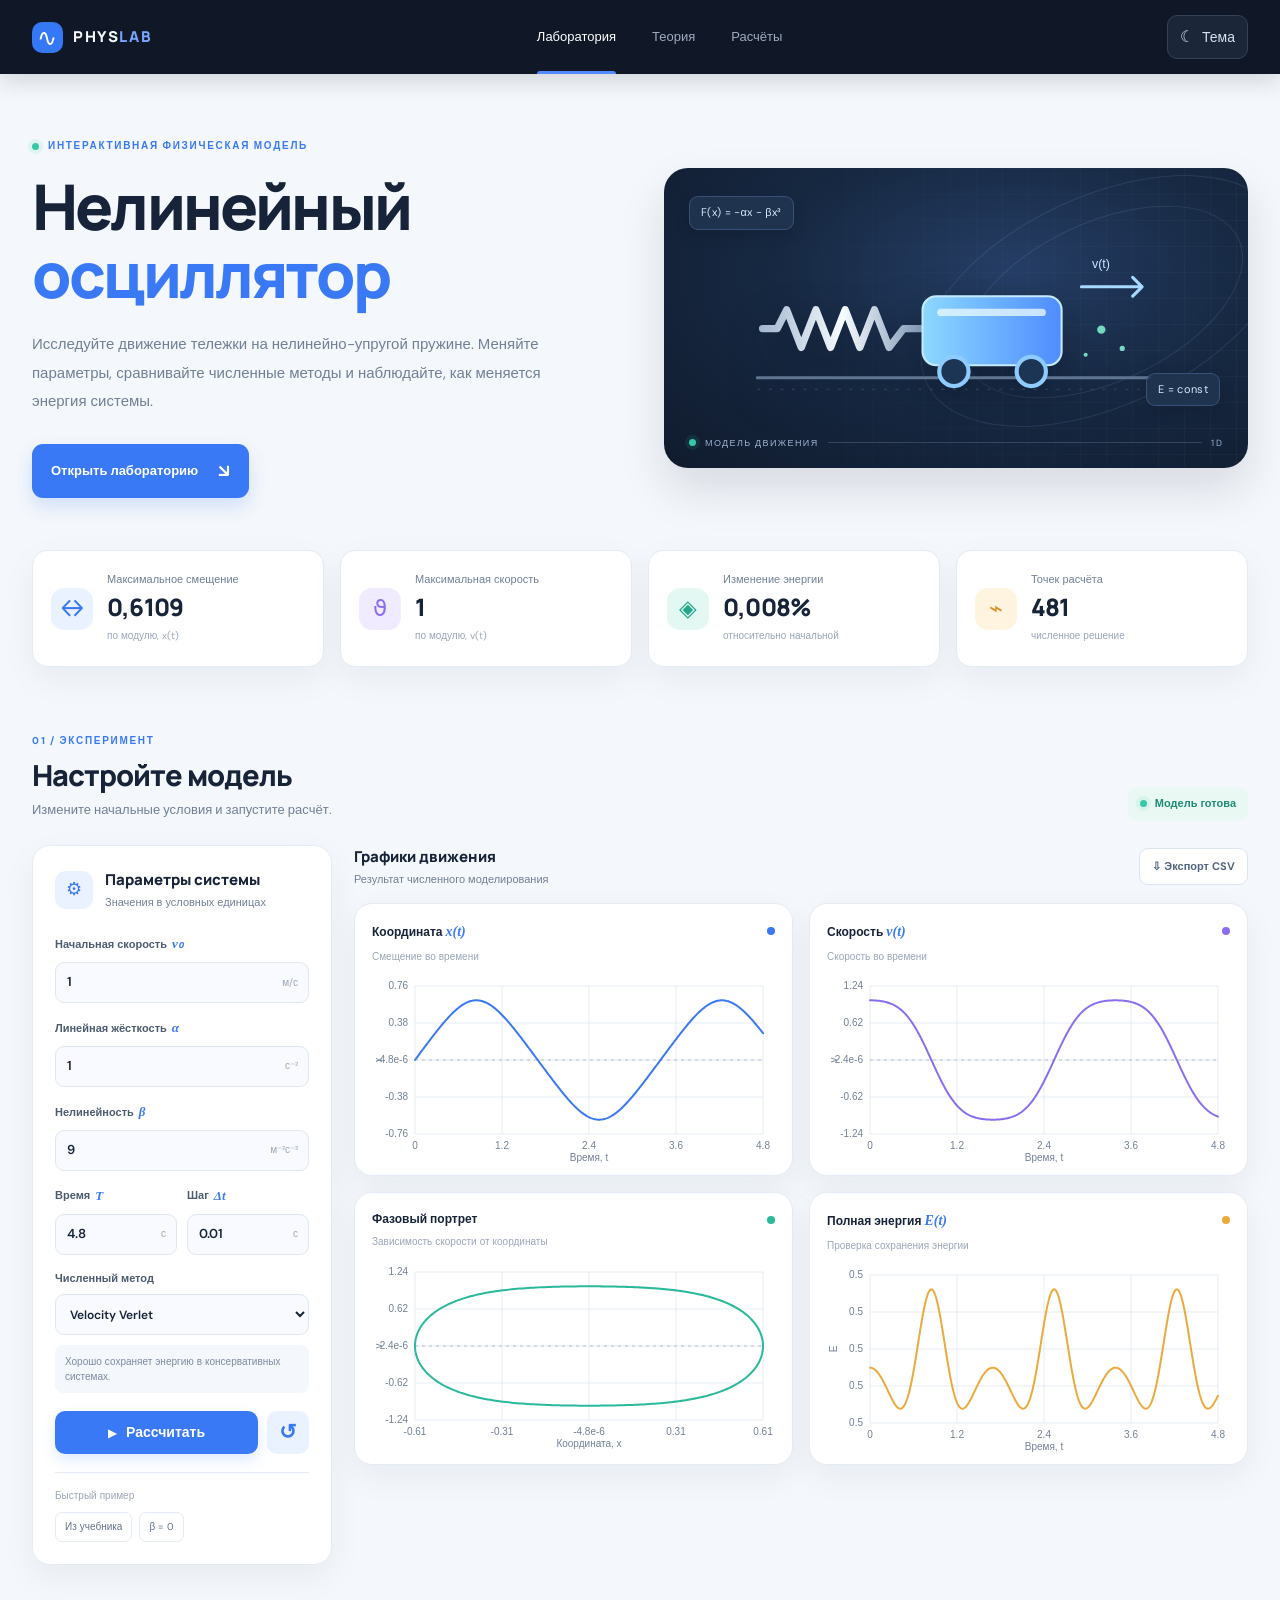
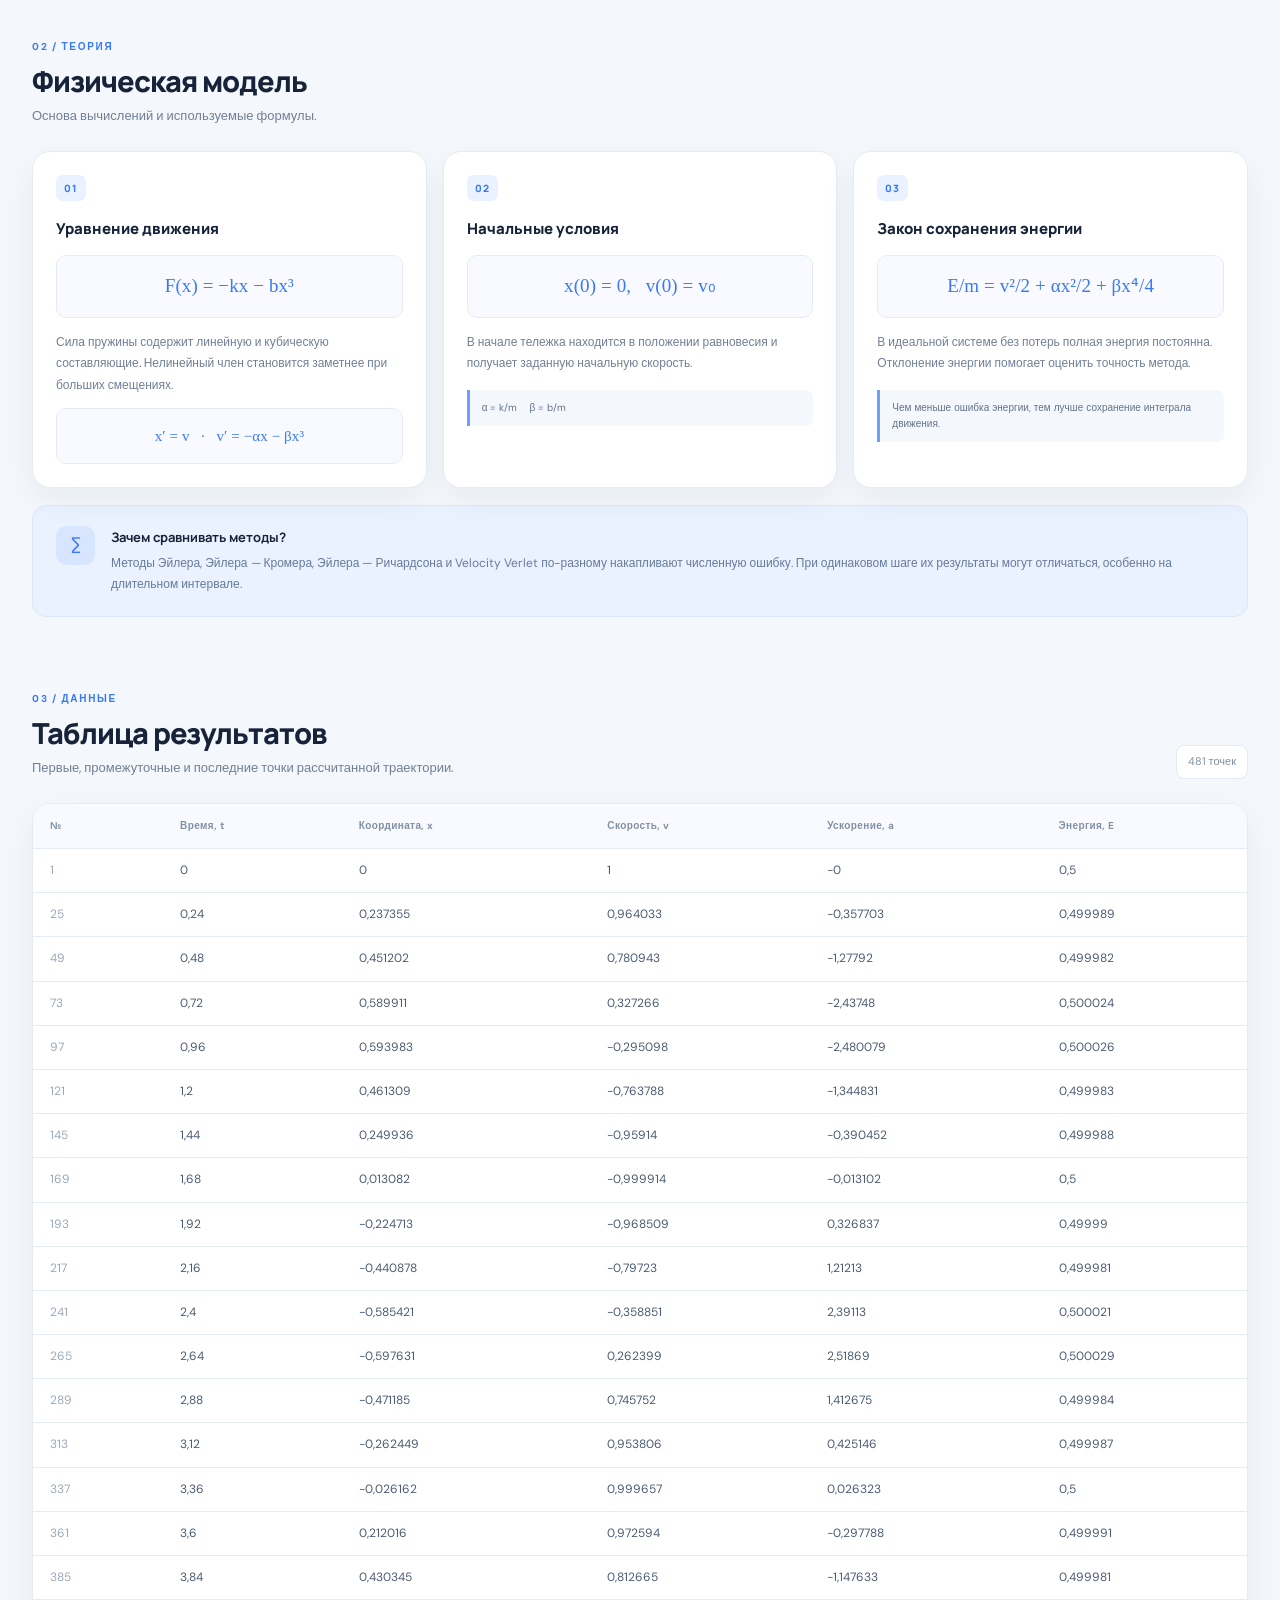
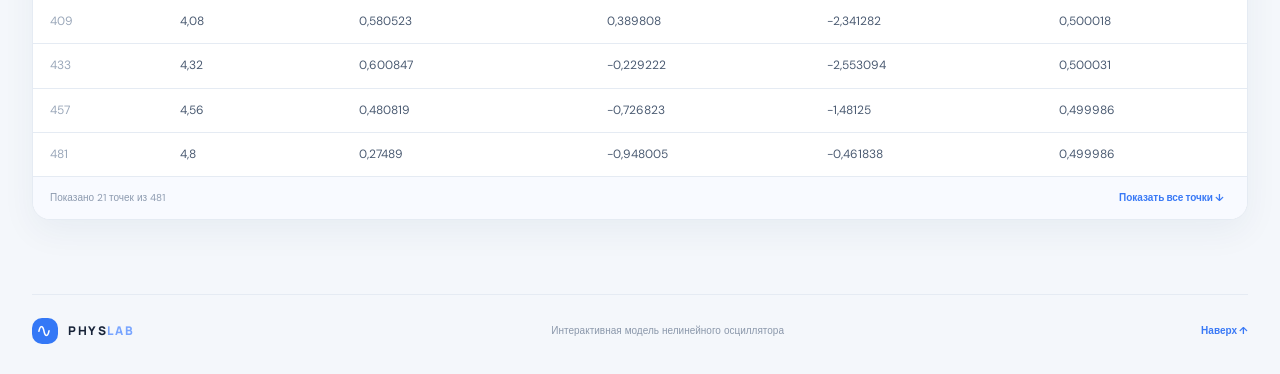
<file: index.html>
<!doctype html>
<html lang="ru">
<head>
  <meta charset="utf-8">
  <meta name="viewport" content="width=device-width, initial-scale=1">
  <meta name="theme-color" content="#101828">
  <title>Нелинейный осциллятор — лаборатория</title>
  <link rel="stylesheet" href="css/style.css">
</head>
<body>
  <header class="topbar">
    <a class="brand" href="#top" aria-label="На главную"><span class="brand-mark">∿</span><span>PHYS<span class="brand-light">LAB</span></span></a>
    <nav class="main-nav" aria-label="Главная навигация"><a class="active" href="index.html">Лаборатория</a><a href="theory.html">Теория</a><a href="calculations.html">Расчёты</a></nav>
    <button id="themeToggle" class="theme-toggle" type="button" aria-label="Переключить тему"><span id="themeIcon">☾</span><span class="theme-label">Тема</span></button>
  </header>

  <main id="top">
    <section class="hero">
      <div class="hero-copy">
        <div class="eyebrow"><span class="eyebrow-dot"></span> ИНТЕРАКТИВНАЯ ФИЗИЧЕСКАЯ МОДЕЛЬ</div>
        <h1>Нелинейный<br><span>осциллятор</span></h1>
        <p class="hero-description">Исследуйте движение тележки на нелинейно-упругой пружине. Меняйте параметры, сравнивайте численные методы и наблюдайте, как меняется энергия системы.</p>
        <a class="primary-link" href="#lab">Открыть лабораторию <span>↘</span></a>
      </div>
      <div class="hero-visual" aria-hidden="true">
        <div class="visual-orbit orbit-one"></div><div class="visual-orbit orbit-two"></div>
        <div class="formula-chip chip-a">F(x) = −αx − βx³</div>
        <div class="formula-chip chip-b">E = const</div>
        <svg class="spring-art" viewBox="0 0 440 220" role="img" aria-label="Схематичное изображение тележки на пружине">
          <defs><linearGradient id="cartGrad" x1="0" x2="1"><stop stop-color="#8dd8ff"/><stop offset="1" stop-color="#4e8cff"/></linearGradient><linearGradient id="springGrad" x1="0" x2="1"><stop stop-color="#a4b8d0"/><stop offset=".5" stop-color="#f6fbff"/><stop offset="1" stop-color="#7d95b2"/></linearGradient></defs>
          <path d="M30 170 H405" stroke="#5f7591" stroke-width="3" stroke-linecap="round"/><path d="M30 181 H405" stroke="#34465f" stroke-width="1" stroke-dasharray="3 8"/>
          <path d="M35 123 L49 123 L58 105 L72 141 L86 105 L100 141 L114 105 L128 141 L142 105 L156 141 L170 123 L188 123" fill="none" stroke="url(#springGrad)" stroke-width="7" stroke-linejoin="round" stroke-linecap="round"/>
          <rect x="188" y="92" width="133" height="66" rx="13" fill="url(#cartGrad)" stroke="#c3eaff" stroke-width="2"/><rect x="202" y="104" width="104" height="7" rx="3.5" fill="#e8f7ff" opacity=".8"/><circle cx="218" cy="164" r="14" fill="#1d3554" stroke="#8ecbff" stroke-width="4"/><circle cx="292" cy="164" r="14" fill="#1d3554" stroke="#8ecbff" stroke-width="4"/>
          <path d="M340 83 H398 M389 74 L398 83 L389 92" fill="none" stroke="#a8d9ff" stroke-width="3" stroke-linecap="round" stroke-linejoin="round"/><text x="350" y="65" fill="#c7e7ff" font-size="12" font-family="Arial">v(t)</text>
          <circle cx="359" cy="124" r="4" fill="#73d9c0"/><circle cx="379" cy="142" r="2.5" fill="#73d9c0"/><circle cx="344" cy="148" r="2" fill="#73d9c0"/>
        </svg>
        <div class="visual-caption"><span class="pulse-dot"></span> МОДЕЛЬ ДВИЖЕНИЯ <span class="caption-line"></span> 1D</div>
      </div>
    </section>

    <section class="metrics" aria-label="Ключевые показатели">
      <article class="metric-card"><div class="metric-icon blue">↔</div><div><span class="metric-label">Максимальное смещение</span><strong id="metricX">—</strong><small>по модулю, x(t)</small></div></article>
      <article class="metric-card"><div class="metric-icon violet">ϑ</div><div><span class="metric-label">Максимальная скорость</span><strong id="metricV">—</strong><small>по модулю, v(t)</small></div></article>
      <article class="metric-card"><div class="metric-icon mint">◈</div><div><span class="metric-label">Изменение энергии</span><strong id="metricE">—</strong><small>относительно начальной</small></div></article>
      <article class="metric-card"><div class="metric-icon amber">⌁</div><div><span class="metric-label">Точек расчёта</span><strong id="metricN">—</strong><small>численное решение</small></div></article>
    </section>

    <section id="lab" class="workspace section-block">
      <div class="section-heading"><div><div class="section-kicker">01 / ЭКСПЕРИМЕНТ</div><h2>Настройте модель</h2><p>Измените начальные условия и запустите расчёт.</p></div><div class="status-pill"><span class="pulse-dot"></span> Модель готова</div></div>
      <div class="lab-grid">
        <aside class="control-panel panel">
          <div class="panel-heading"><div class="panel-icon">⚙</div><div><h3>Параметры системы</h3><p>Значения в условных единицах</p></div></div>
          <form id="paramsForm">
            <label class="field"><span>Начальная скорость <i>v₀</i></span><div class="input-wrap"><input id="v0" type="number" value="1" min="-100" max="100" step="0.1" required><span class="unit">м/с</span></div></label>
            <label class="field"><span>Линейная жёсткость <i>α</i></span><div class="input-wrap"><input id="alpha" type="number" value="1" min="0.0001" max="1000" step="0.1" required><span class="unit">с⁻²</span></div></label>
            <label class="field"><span>Нелинейность <i>β</i></span><div class="input-wrap"><input id="beta" type="number" value="9" min="0" max="10000" step="0.1" required><span class="unit">м⁻²с⁻²</span></div></label>
            <div class="field-row"><label class="field"><span>Время <i>T</i></span><div class="input-wrap"><input id="duration" type="number" value="4.8" min="0.1" max="100" step="0.1" required><span class="unit">с</span></div></label><label class="field"><span>Шаг <i>Δt</i></span><div class="input-wrap"><input id="dt" type="number" value="0.01" min="0.0001" max="0.2" step="0.001" required><span class="unit">с</span></div></label></div>
            <label class="field"><span>Численный метод</span><select id="method"><option value="verlet" selected>Velocity Verlet</option><option value="eulerCromer">Эйлер — Кромер</option><option value="richardson">Эйлер — Ричардсон</option><option value="euler">Эйлер</option></select></label>
            <div class="method-note" id="methodNote">Хорошо сохраняет энергию в консервативных системах.</div>
            <div id="formError" class="form-error" role="alert" hidden></div>
            <div class="button-row"><button class="run-button" type="submit"><span>▶</span> Рассчитать</button><button class="reset-button" id="resetButton" type="button" title="Вернуть параметры по умолчанию">↺</button></div>
          </form>
          <div class="preset-row"><span>Быстрый пример</span><button type="button" class="preset" data-preset="book">Из учебника</button><button type="button" class="preset" data-preset="linear">β = 0</button></div>
        </aside>

        <div class="charts-area">
          <div class="chart-toolbar"><div><h3>Графики движения</h3><p>Результат численного моделирования</p></div><button class="export-button" id="exportButton" type="button">⇩ <span>Экспорт CSV</span></button></div>
          <div class="chart-grid">
            <article class="chart-card"><div class="chart-title"><div><h4>Координата <i>x(t)</i></h4><span>Смещение во времени</span></div><span class="chart-dot blue-dot"></span></div><canvas id="positionChart" aria-label="График координаты от времени"></canvas></article>
            <article class="chart-card"><div class="chart-title"><div><h4>Скорость <i>v(t)</i></h4><span>Скорость во времени</span></div><span class="chart-dot violet-dot"></span></div><canvas id="velocityChart" aria-label="График скорости от времени"></canvas></article>
            <article class="chart-card"><div class="chart-title"><div><h4>Фазовый портрет</h4><span>Зависимость скорости от координаты</span></div><span class="chart-dot mint-dot"></span></div><canvas id="phaseChart" aria-label="Фазовый портрет"></canvas></article>
            <article class="chart-card"><div class="chart-title"><div><h4>Полная энергия <i>E(t)</i></h4><span>Проверка сохранения энергии</span></div><span class="chart-dot amber-dot"></span></div><canvas id="energyChart" aria-label="График энергии от времени"></canvas></article>
          </div>
        </div>
      </div>
    </section>

    <section id="theory" class="section-block theory-section">
      <div class="section-heading"><div><div class="section-kicker">02 / ТЕОРИЯ</div><h2>Физическая модель</h2><p>Основа вычислений и используемые формулы.</p></div></div>
      <div class="theory-grid">
        <article class="theory-card equation-card"><span class="theory-number">01</span><h3>Уравнение движения</h3><div class="equation">F(x) = −kx − bx³</div><p>Сила пружины содержит линейную и кубическую составляющие. Нелинейный член становится заметнее при больших смещениях.</p><div class="equation secondary">x′ = v &nbsp; · &nbsp; v′ = −αx − βx³</div></article>
        <article class="theory-card"><span class="theory-number">02</span><h3>Начальные условия</h3><div class="equation">x(0) = 0, &nbsp; v(0) = v₀</div><p>В начале тележка находится в положении равновесия и получает заданную начальную скорость.</p><div class="small-callout">α = k/m &nbsp;&nbsp; β = b/m</div></article>
        <article class="theory-card"><span class="theory-number">03</span><h3>Закон сохранения энергии</h3><div class="equation">E/m = v²/2 + αx²/2 + βx⁴/4</div><p>В идеальной системе без потерь полная энергия постоянна. Отклонение энергии помогает оценить точность метода.</p><div class="small-callout">Чем меньше ошибка энергии, тем лучше сохранение интеграла движения.</div></article>
      </div>
      <div class="methods-strip"><div class="methods-strip-icon">∑</div><div><strong>Зачем сравнивать методы?</strong><p>Методы Эйлера, Эйлера — Кромера, Эйлера — Ричардсона и Velocity Verlet по-разному накапливают численную ошибку. При одинаковом шаге их результаты могут отличаться, особенно на длительном интервале.</p></div></div>
    </section>

    <section id="results" class="section-block results-section">
      <div class="section-heading"><div><div class="section-kicker">03 / ДАННЫЕ</div><h2>Таблица результатов</h2><p>Первые, промежуточные и последние точки рассчитанной траектории.</p></div><div class="table-meta" id="tableMeta">— записей</div></div>
      <div class="table-panel"><div class="table-scroll"><table><thead><tr><th>№</th><th>Время, t</th><th>Координата, x</th><th>Скорость, v</th><th>Ускорение, a</th><th>Энергия, E</th></tr></thead><tbody id="resultsBody"><tr><td colspan="6" class="empty-state">Запустите расчёт, чтобы увидеть данные.</td></tr></tbody></table></div><div class="table-footer"><span id="tableRange">Ожидание расчёта</span><button class="text-button" id="showAllButton" type="button">Показать все точки ↓</button></div></div>
    </section>
    <footer class="footer"><a class="brand footer-brand" href="#top"><span class="brand-mark">∿</span><span>PHYS<span class="brand-light">LAB</span></span></a><span>Интерактивная модель нелинейного осциллятора</span><a href="#top">Наверх ↑</a></footer>
  </main>
  <script type="module" src="js/app.js"></script>
</body>
</html>
</file>
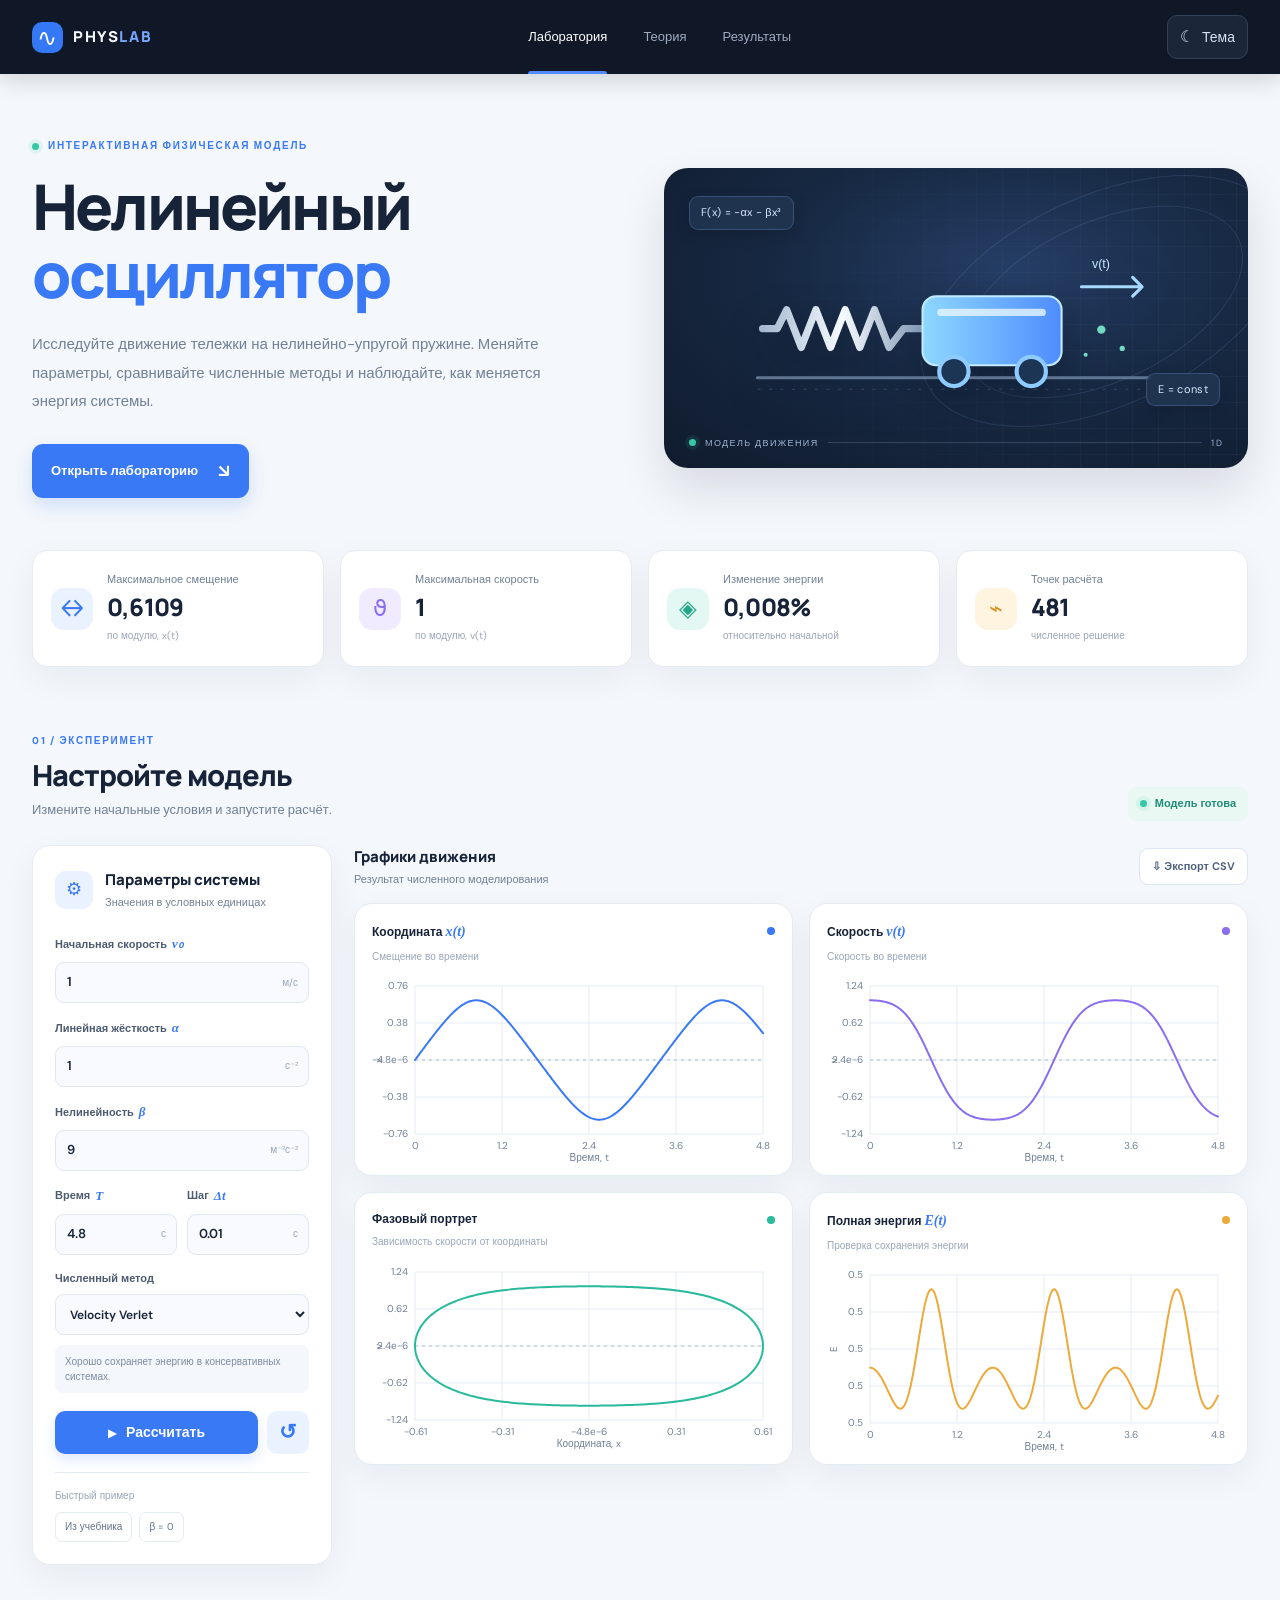
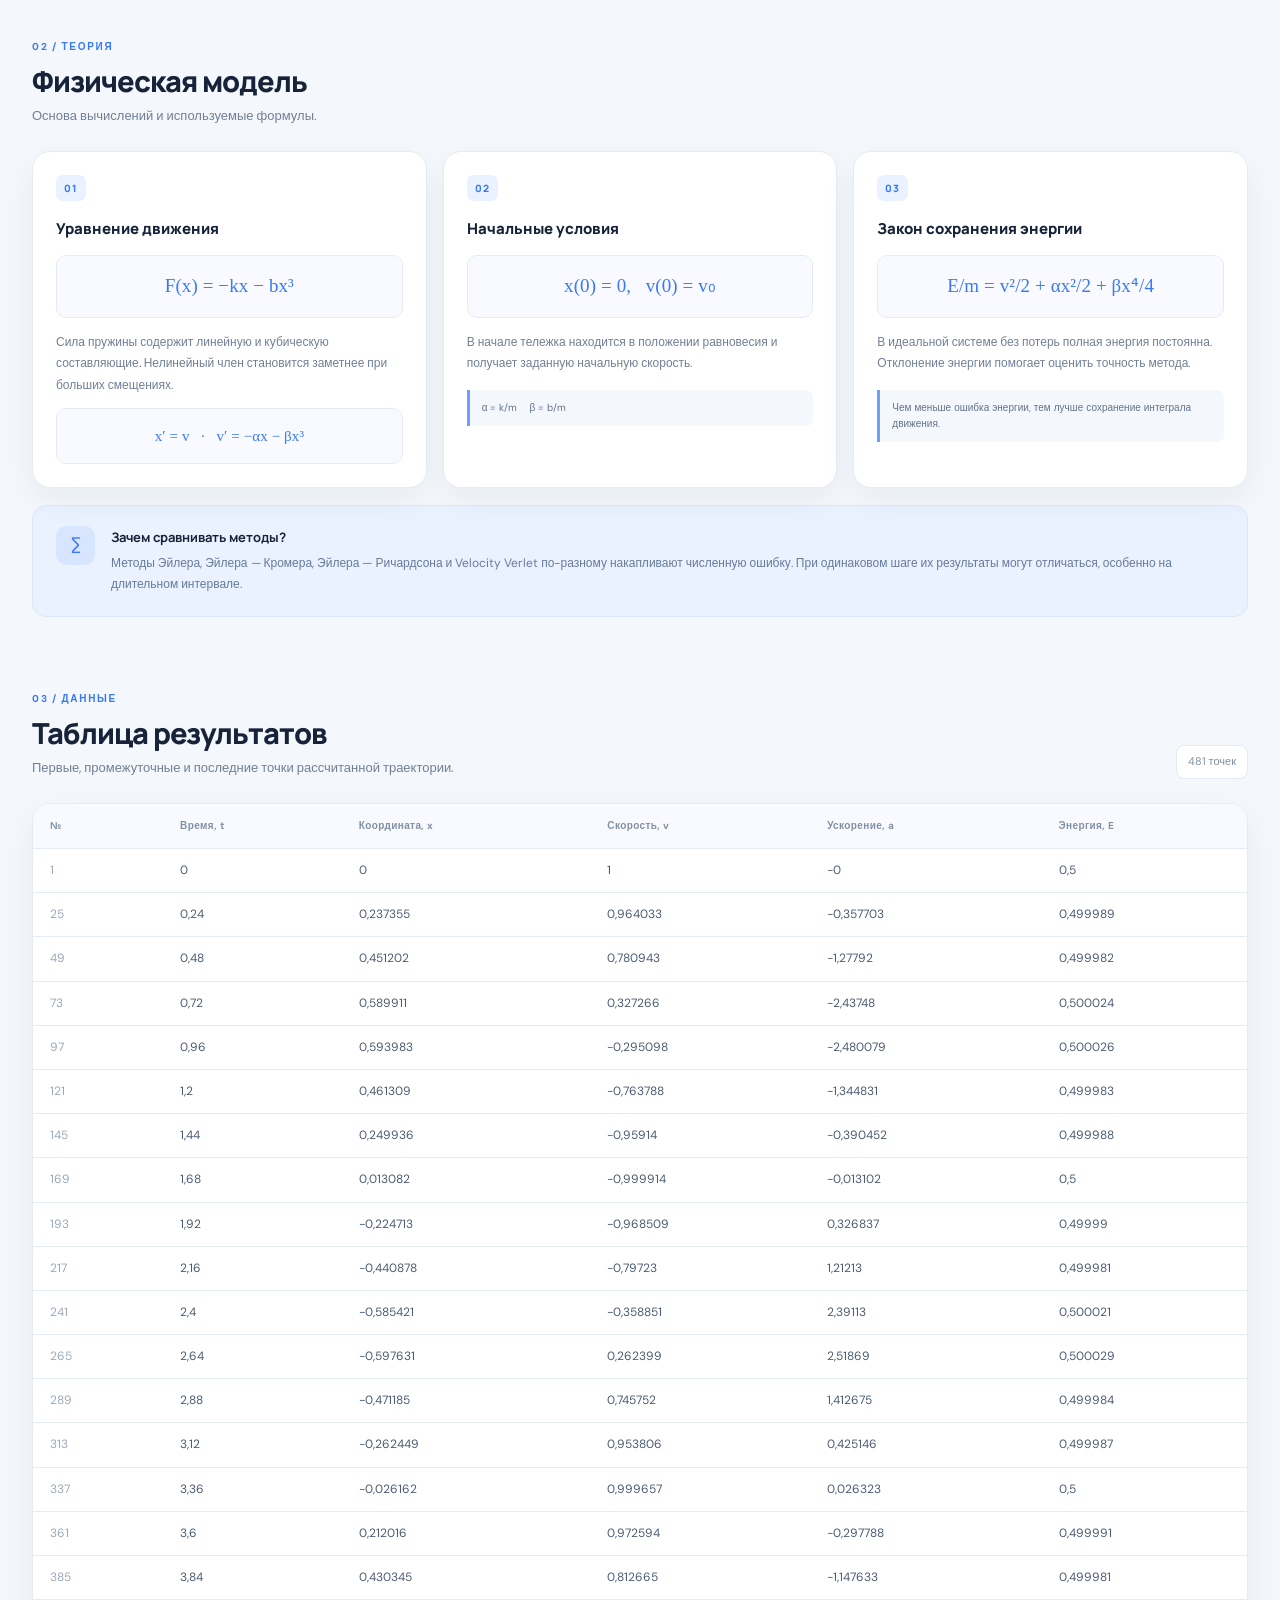
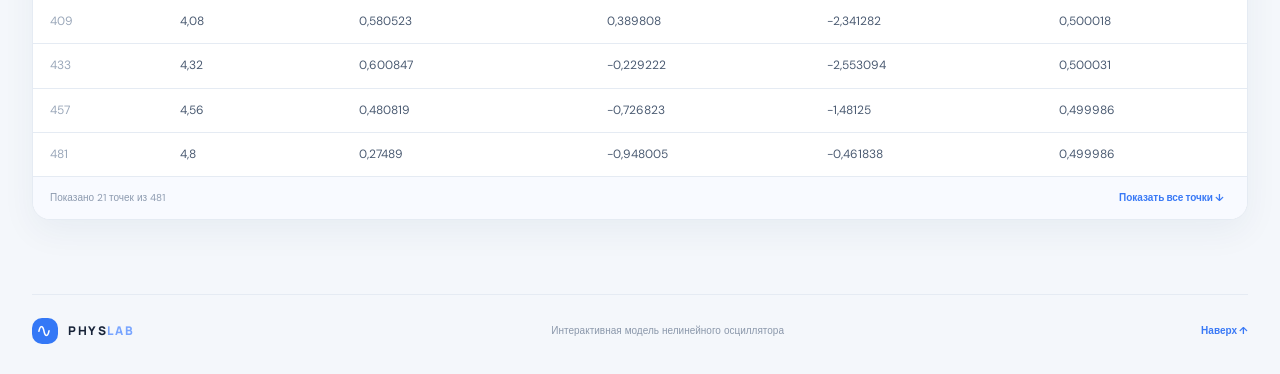
<file: oscillator_project/index.html>
<!doctype html>
<html lang="ru">
<head>
  <meta charset="utf-8">
  <meta name="viewport" content="width=device-width, initial-scale=1">
  <meta name="theme-color" content="#101828">
  <title>Нелинейный осциллятор — лаборатория</title>
  <link rel="stylesheet" href="css/style.css">
</head>
<body>
  <header class="topbar">
    <a class="brand" href="#top" aria-label="На главную"><span class="brand-mark">∿</span><span>PHYS<span class="brand-light">LAB</span></span></a>
    <nav class="main-nav" aria-label="Главная навигация"><a class="active" href="#lab">Лаборатория</a><a href="#theory">Теория</a><a href="#results">Результаты</a></nav>
    <button id="themeToggle" class="theme-toggle" type="button" aria-label="Переключить тему"><span id="themeIcon">☾</span><span class="theme-label">Тема</span></button>
  </header>

  <main id="top">
    <section class="hero">
      <div class="hero-copy">
        <div class="eyebrow"><span class="eyebrow-dot"></span> ИНТЕРАКТИВНАЯ ФИЗИЧЕСКАЯ МОДЕЛЬ</div>
        <h1>Нелинейный<br><span>осциллятор</span></h1>
        <p class="hero-description">Исследуйте движение тележки на нелинейно-упругой пружине. Меняйте параметры, сравнивайте численные методы и наблюдайте, как меняется энергия системы.</p>
        <a class="primary-link" href="#lab">Открыть лабораторию <span>↘</span></a>
      </div>
      <div class="hero-visual" aria-hidden="true">
        <div class="visual-orbit orbit-one"></div><div class="visual-orbit orbit-two"></div>
        <div class="formula-chip chip-a">F(x) = −αx − βx³</div>
        <div class="formula-chip chip-b">E = const</div>
        <svg class="spring-art" viewBox="0 0 440 220" role="img" aria-label="Схематичное изображение тележки на пружине">
          <defs><linearGradient id="cartGrad" x1="0" x2="1"><stop stop-color="#8dd8ff"/><stop offset="1" stop-color="#4e8cff"/></linearGradient><linearGradient id="springGrad" x1="0" x2="1"><stop stop-color="#a4b8d0"/><stop offset=".5" stop-color="#f6fbff"/><stop offset="1" stop-color="#7d95b2"/></linearGradient></defs>
          <path d="M30 170 H405" stroke="#5f7591" stroke-width="3" stroke-linecap="round"/><path d="M30 181 H405" stroke="#34465f" stroke-width="1" stroke-dasharray="3 8"/>
          <path d="M35 123 L49 123 L58 105 L72 141 L86 105 L100 141 L114 105 L128 141 L142 105 L156 141 L170 123 L188 123" fill="none" stroke="url(#springGrad)" stroke-width="7" stroke-linejoin="round" stroke-linecap="round"/>
          <rect x="188" y="92" width="133" height="66" rx="13" fill="url(#cartGrad)" stroke="#c3eaff" stroke-width="2"/><rect x="202" y="104" width="104" height="7" rx="3.5" fill="#e8f7ff" opacity=".8"/><circle cx="218" cy="164" r="14" fill="#1d3554" stroke="#8ecbff" stroke-width="4"/><circle cx="292" cy="164" r="14" fill="#1d3554" stroke="#8ecbff" stroke-width="4"/>
          <path d="M340 83 H398 M389 74 L398 83 L389 92" fill="none" stroke="#a8d9ff" stroke-width="3" stroke-linecap="round" stroke-linejoin="round"/><text x="350" y="65" fill="#c7e7ff" font-size="12" font-family="Arial">v(t)</text>
          <circle cx="359" cy="124" r="4" fill="#73d9c0"/><circle cx="379" cy="142" r="2.5" fill="#73d9c0"/><circle cx="344" cy="148" r="2" fill="#73d9c0"/>
        </svg>
        <div class="visual-caption"><span class="pulse-dot"></span> МОДЕЛЬ ДВИЖЕНИЯ <span class="caption-line"></span> 1D</div>
      </div>
    </section>

    <section class="metrics" aria-label="Ключевые показатели">
      <article class="metric-card"><div class="metric-icon blue">↔</div><div><span class="metric-label">Максимальное смещение</span><strong id="metricX">—</strong><small>по модулю, x(t)</small></div></article>
      <article class="metric-card"><div class="metric-icon violet">ϑ</div><div><span class="metric-label">Максимальная скорость</span><strong id="metricV">—</strong><small>по модулю, v(t)</small></div></article>
      <article class="metric-card"><div class="metric-icon mint">◈</div><div><span class="metric-label">Изменение энергии</span><strong id="metricE">—</strong><small>относительно начальной</small></div></article>
      <article class="metric-card"><div class="metric-icon amber">⌁</div><div><span class="metric-label">Точек расчёта</span><strong id="metricN">—</strong><small>численное решение</small></div></article>
    </section>

    <section id="lab" class="workspace section-block">
      <div class="section-heading"><div><div class="section-kicker">01 / ЭКСПЕРИМЕНТ</div><h2>Настройте модель</h2><p>Измените начальные условия и запустите расчёт.</p></div><div class="status-pill"><span class="pulse-dot"></span> Модель готова</div></div>
      <div class="lab-grid">
        <aside class="control-panel panel">
          <div class="panel-heading"><div class="panel-icon">⚙</div><div><h3>Параметры системы</h3><p>Значения в условных единицах</p></div></div>
          <form id="paramsForm">
            <label class="field"><span>Начальная скорость <i>v₀</i></span><div class="input-wrap"><input id="v0" type="number" value="1" min="-100" max="100" step="0.1" required><span class="unit">м/с</span></div></label>
            <label class="field"><span>Линейная жёсткость <i>α</i></span><div class="input-wrap"><input id="alpha" type="number" value="1" min="0.0001" max="1000" step="0.1" required><span class="unit">с⁻²</span></div></label>
            <label class="field"><span>Нелинейность <i>β</i></span><div class="input-wrap"><input id="beta" type="number" value="9" min="0" max="10000" step="0.1" required><span class="unit">м⁻²с⁻²</span></div></label>
            <div class="field-row"><label class="field"><span>Время <i>T</i></span><div class="input-wrap"><input id="duration" type="number" value="4.8" min="0.1" max="100" step="0.1" required><span class="unit">с</span></div></label><label class="field"><span>Шаг <i>Δt</i></span><div class="input-wrap"><input id="dt" type="number" value="0.01" min="0.0001" max="0.2" step="0.001" required><span class="unit">с</span></div></label></div>
            <label class="field"><span>Численный метод</span><select id="method"><option value="verlet" selected>Velocity Verlet</option><option value="eulerCromer">Эйлер — Кромер</option><option value="richardson">Эйлер — Ричардсон</option><option value="euler">Эйлер</option></select></label>
            <div class="method-note" id="methodNote">Хорошо сохраняет энергию в консервативных системах.</div>
            <div id="formError" class="form-error" role="alert" hidden></div>
            <div class="button-row"><button class="run-button" type="submit"><span>▶</span> Рассчитать</button><button class="reset-button" id="resetButton" type="button" title="Вернуть параметры по умолчанию">↺</button></div>
          </form>
          <div class="preset-row"><span>Быстрый пример</span><button type="button" class="preset" data-preset="book">Из учебника</button><button type="button" class="preset" data-preset="linear">β = 0</button></div>
        </aside>

        <div class="charts-area">
          <div class="chart-toolbar"><div><h3>Графики движения</h3><p>Результат численного моделирования</p></div><button class="export-button" id="exportButton" type="button">⇩ <span>Экспорт CSV</span></button></div>
          <div class="chart-grid">
            <article class="chart-card"><div class="chart-title"><div><h4>Координата <i>x(t)</i></h4><span>Смещение во времени</span></div><span class="chart-dot blue-dot"></span></div><canvas id="positionChart" aria-label="График координаты от времени"></canvas></article>
            <article class="chart-card"><div class="chart-title"><div><h4>Скорость <i>v(t)</i></h4><span>Скорость во времени</span></div><span class="chart-dot violet-dot"></span></div><canvas id="velocityChart" aria-label="График скорости от времени"></canvas></article>
            <article class="chart-card"><div class="chart-title"><div><h4>Фазовый портрет</h4><span>Зависимость скорости от координаты</span></div><span class="chart-dot mint-dot"></span></div><canvas id="phaseChart" aria-label="Фазовый портрет"></canvas></article>
            <article class="chart-card"><div class="chart-title"><div><h4>Полная энергия <i>E(t)</i></h4><span>Проверка сохранения энергии</span></div><span class="chart-dot amber-dot"></span></div><canvas id="energyChart" aria-label="График энергии от времени"></canvas></article>
          </div>
        </div>
      </div>
    </section>

    <section id="theory" class="section-block theory-section">
      <div class="section-heading"><div><div class="section-kicker">02 / ТЕОРИЯ</div><h2>Физическая модель</h2><p>Основа вычислений и используемые формулы.</p></div></div>
      <div class="theory-grid">
        <article class="theory-card equation-card"><span class="theory-number">01</span><h3>Уравнение движения</h3><div class="equation">F(x) = −kx − bx³</div><p>Сила пружины содержит линейную и кубическую составляющие. Нелинейный член становится заметнее при больших смещениях.</p><div class="equation secondary">x′ = v &nbsp; · &nbsp; v′ = −αx − βx³</div></article>
        <article class="theory-card"><span class="theory-number">02</span><h3>Начальные условия</h3><div class="equation">x(0) = 0, &nbsp; v(0) = v₀</div><p>В начале тележка находится в положении равновесия и получает заданную начальную скорость.</p><div class="small-callout">α = k/m &nbsp;&nbsp; β = b/m</div></article>
        <article class="theory-card"><span class="theory-number">03</span><h3>Закон сохранения энергии</h3><div class="equation">E/m = v²/2 + αx²/2 + βx⁴/4</div><p>В идеальной системе без потерь полная энергия постоянна. Отклонение энергии помогает оценить точность метода.</p><div class="small-callout">Чем меньше ошибка энергии, тем лучше сохранение интеграла движения.</div></article>
      </div>
      <div class="methods-strip"><div class="methods-strip-icon">∑</div><div><strong>Зачем сравнивать методы?</strong><p>Методы Эйлера, Эйлера — Кромера, Эйлера — Ричардсона и Velocity Verlet по-разному накапливают численную ошибку. При одинаковом шаге их результаты могут отличаться, особенно на длительном интервале.</p></div></div>
    </section>

    <section id="results" class="section-block results-section">
      <div class="section-heading"><div><div class="section-kicker">03 / ДАННЫЕ</div><h2>Таблица результатов</h2><p>Первые, промежуточные и последние точки рассчитанной траектории.</p></div><div class="table-meta" id="tableMeta">— записей</div></div>
      <div class="table-panel"><div class="table-scroll"><table><thead><tr><th>№</th><th>Время, t</th><th>Координата, x</th><th>Скорость, v</th><th>Ускорение, a</th><th>Энергия, E</th></tr></thead><tbody id="resultsBody"><tr><td colspan="6" class="empty-state">Запустите расчёт, чтобы увидеть данные.</td></tr></tbody></table></div><div class="table-footer"><span id="tableRange">Ожидание расчёта</span><button class="text-button" id="showAllButton" type="button">Показать все точки ↓</button></div></div>
    </section>
    <footer class="footer"><a class="brand footer-brand" href="#top"><span class="brand-mark">∿</span><span>PHYS<span class="brand-light">LAB</span></span></a><span>Интерактивная модель нелинейного осциллятора</span><a href="#top">Наверх ↑</a></footer>
  </main>
  <script type="module" src="js/app.js"></script>
</body>
</html>
</file>
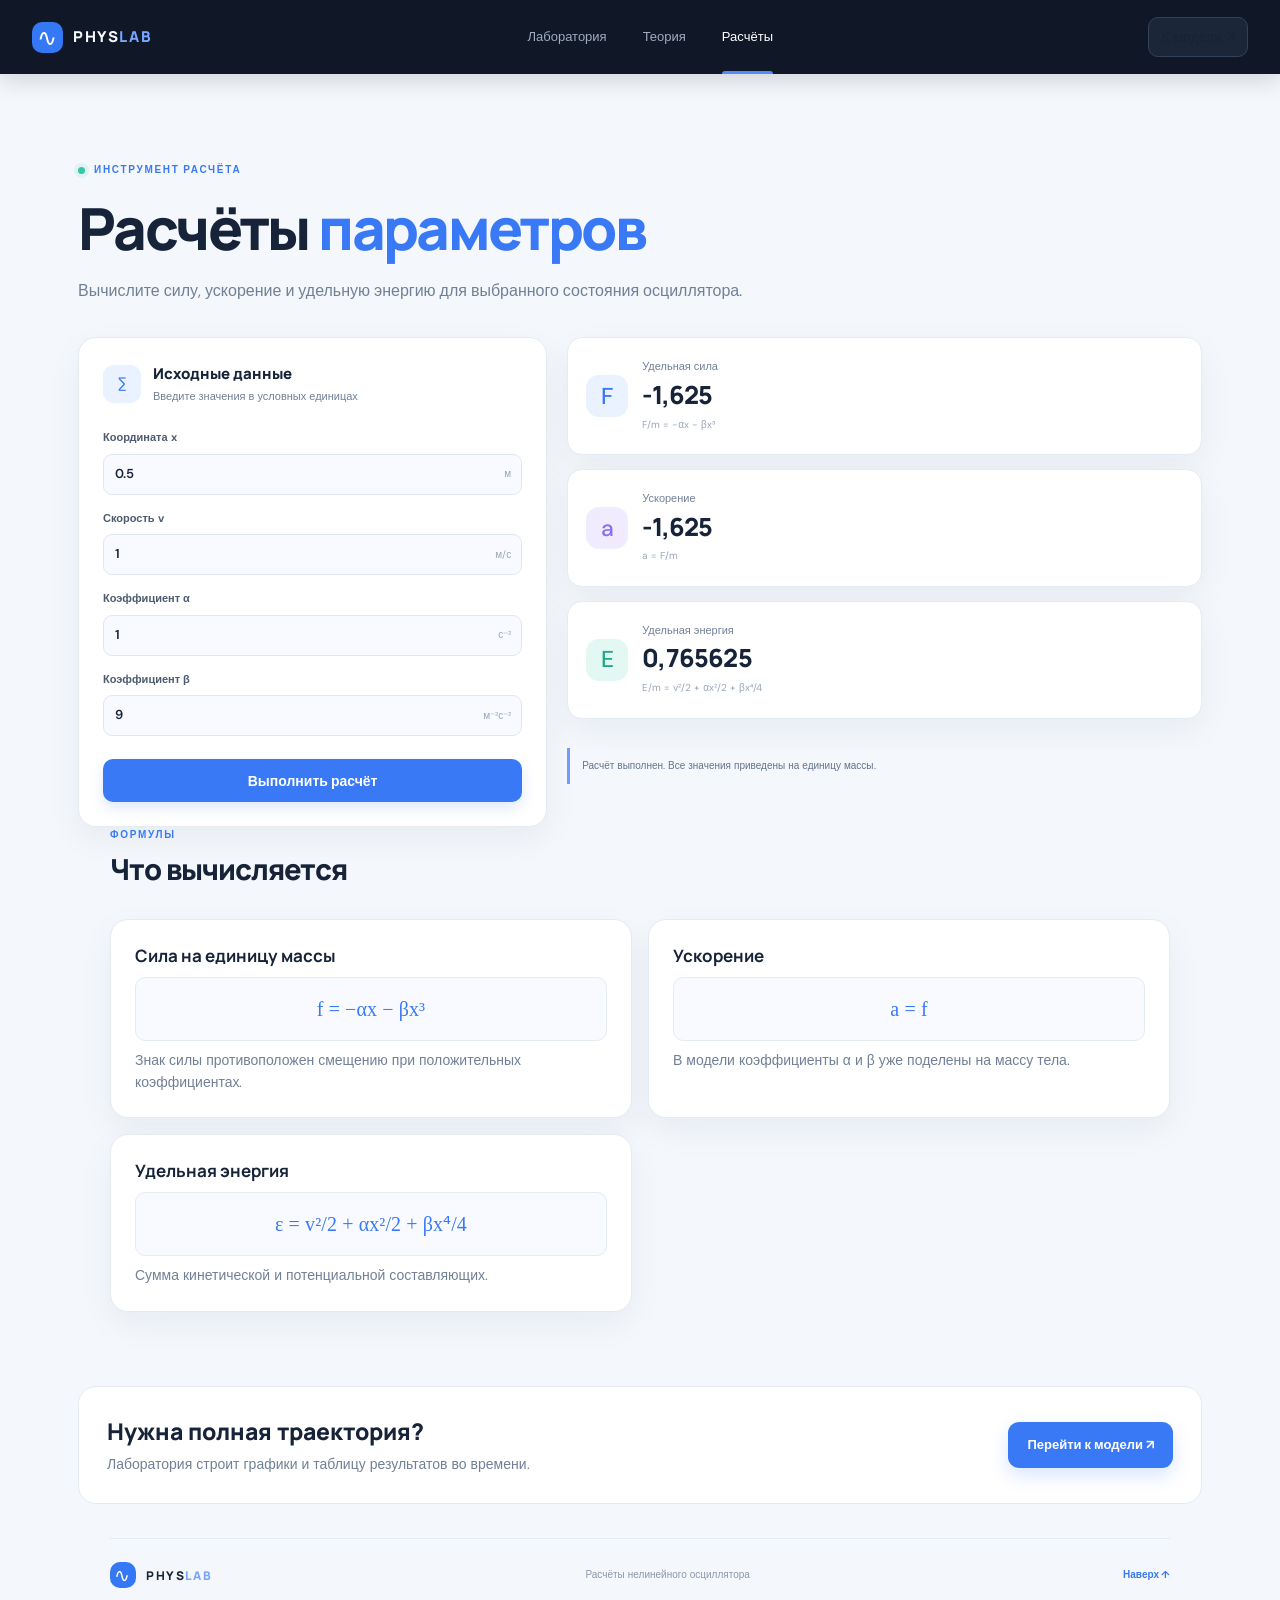
<file: calculations.html>
<!doctype html>
<html lang="ru"><head><meta charset="utf-8"><meta name="viewport" content="width=device-width, initial-scale=1"><title>Расчёты — PHYS LAB</title><link rel="stylesheet" href="css/style.css"></head>
<body><header class="topbar"><a class="brand" href="index.html"><span class="brand-mark">∿</span><span>PHYS<span class="brand-light">LAB</span></span></a><nav class="main-nav"><a href="index.html">Лаборатория</a><a href="theory.html">Теория</a><a class="active" href="calculations.html">Расчёты</a></nav><a class="theme-toggle simple-link" href="index.html#lab">К модели ↗</a></header>
<main class="page-main"><section class="page-hero"><div class="eyebrow"><span class="eyebrow-dot"></span> ИНСТРУМЕНТ РАСЧЁТА</div><h1>Расчёты <span>параметров</span></h1><p>Вычислите силу, ускорение и удельную энергию для выбранного состояния осциллятора.</p></section>
<section class="calculator-layout"><form id="calcForm" class="panel calc-panel"><div class="panel-heading"><div class="panel-icon">∑</div><div><h3>Исходные данные</h3><p>Введите значения в условных единицах</p></div></div>
<label class="field"><span>Координата x</span><div class="input-wrap"><input id="cx" type="number" value="0.5" step="any" required><span class="unit">м</span></div></label>
<label class="field"><span>Скорость v</span><div class="input-wrap"><input id="cv" type="number" value="1" step="any" required><span class="unit">м/с</span></div></label>
<label class="field"><span>Коэффициент α</span><div class="input-wrap"><input id="ca" type="number" value="1" min="0" step="any" required><span class="unit">с⁻²</span></div></label>
<label class="field"><span>Коэффициент β</span><div class="input-wrap"><input id="cb" type="number" value="9" min="0" step="any" required><span class="unit">м⁻²с⁻²</span></div></label><button class="run-button" type="submit">Выполнить расчёт</button></form>
<div class="calc-results"><article class="metric-card"><div class="metric-icon blue">F</div><div><span class="metric-label">Удельная сила</span><strong id="forceResult">—</strong><small>F/m = −αx − βx³</small></div></article><article class="metric-card"><div class="metric-icon violet">a</div><div><span class="metric-label">Ускорение</span><strong id="accResult">—</strong><small>a = F/m</small></div></article><article class="metric-card"><div class="metric-icon mint">E</div><div><span class="metric-label">Удельная энергия</span><strong id="energyResult">—</strong><small>E/m = v²/2 + αx²/2 + βx⁴/4</small></div></article><div id="calcStatus" class="small-callout">Измените исходные данные и нажмите «Выполнить расчёт».</div></div></section>
<section class="section-block"><div class="section-heading"><div><div class="section-kicker">ФОРМУЛЫ</div><h2>Что вычисляется</h2></div></div><div class="info-list"><article class="info-card"><h3>Сила на единицу массы</h3><div class="equation">f = −αx − βx³</div><p>Знак силы противоположен смещению при положительных коэффициентах.</p></article><article class="info-card"><h3>Ускорение</h3><div class="equation">a = f</div><p>В модели коэффициенты α и β уже поделены на массу тела.</p></article><article class="info-card"><h3>Удельная энергия</h3><div class="equation">ε = v²/2 + αx²/2 + βx⁴/4</div><p>Сумма кинетической и потенциальной составляющих.</p></article></div></section>
<div class="page-cta"><div><h2>Нужна полная траектория?</h2><p>Лаборатория строит графики и таблицу результатов во времени.</p></div><a class="primary-link" href="index.html#lab">Перейти к модели ↗</a></div><footer class="footer"><a class="brand footer-brand" href="index.html"><span class="brand-mark">∿</span><span>PHYS<span class="brand-light">LAB</span></span></a><span>Расчёты нелинейного осциллятора</span><a href="#top">Наверх ↑</a></footer></main>
<script>
const form=document.getElementById('calcForm');
const fmt=n=>Number(n).toLocaleString('ru-RU',{maximumFractionDigits:6});
form.addEventListener('submit',e=>{e.preventDefault();const x=Number(document.getElementById('cx').value),v=Number(document.getElementById('cv').value),a=Number(document.getElementById('ca').value),b=Number(document.getElementById('cb').value);if(![x,v,a,b].every(Number.isFinite)||a<0||b<0){document.getElementById('calcStatus').textContent='Проверьте введённые значения: α и β не должны быть отрицательными.';return;}const f=-a*x-b*x*x*x,energy=v*v/2+a*x*x/2+b*x*x*x*x/4;document.getElementById('forceResult').textContent=fmt(f);document.getElementById('accResult').textContent=fmt(f);document.getElementById('energyResult').textContent=fmt(energy);document.getElementById('calcStatus').textContent='Расчёт выполнен. Все значения приведены на единицу массы.';});
form.dispatchEvent(new Event('submit',{cancelable:true}));
</script></body></html>
</file>
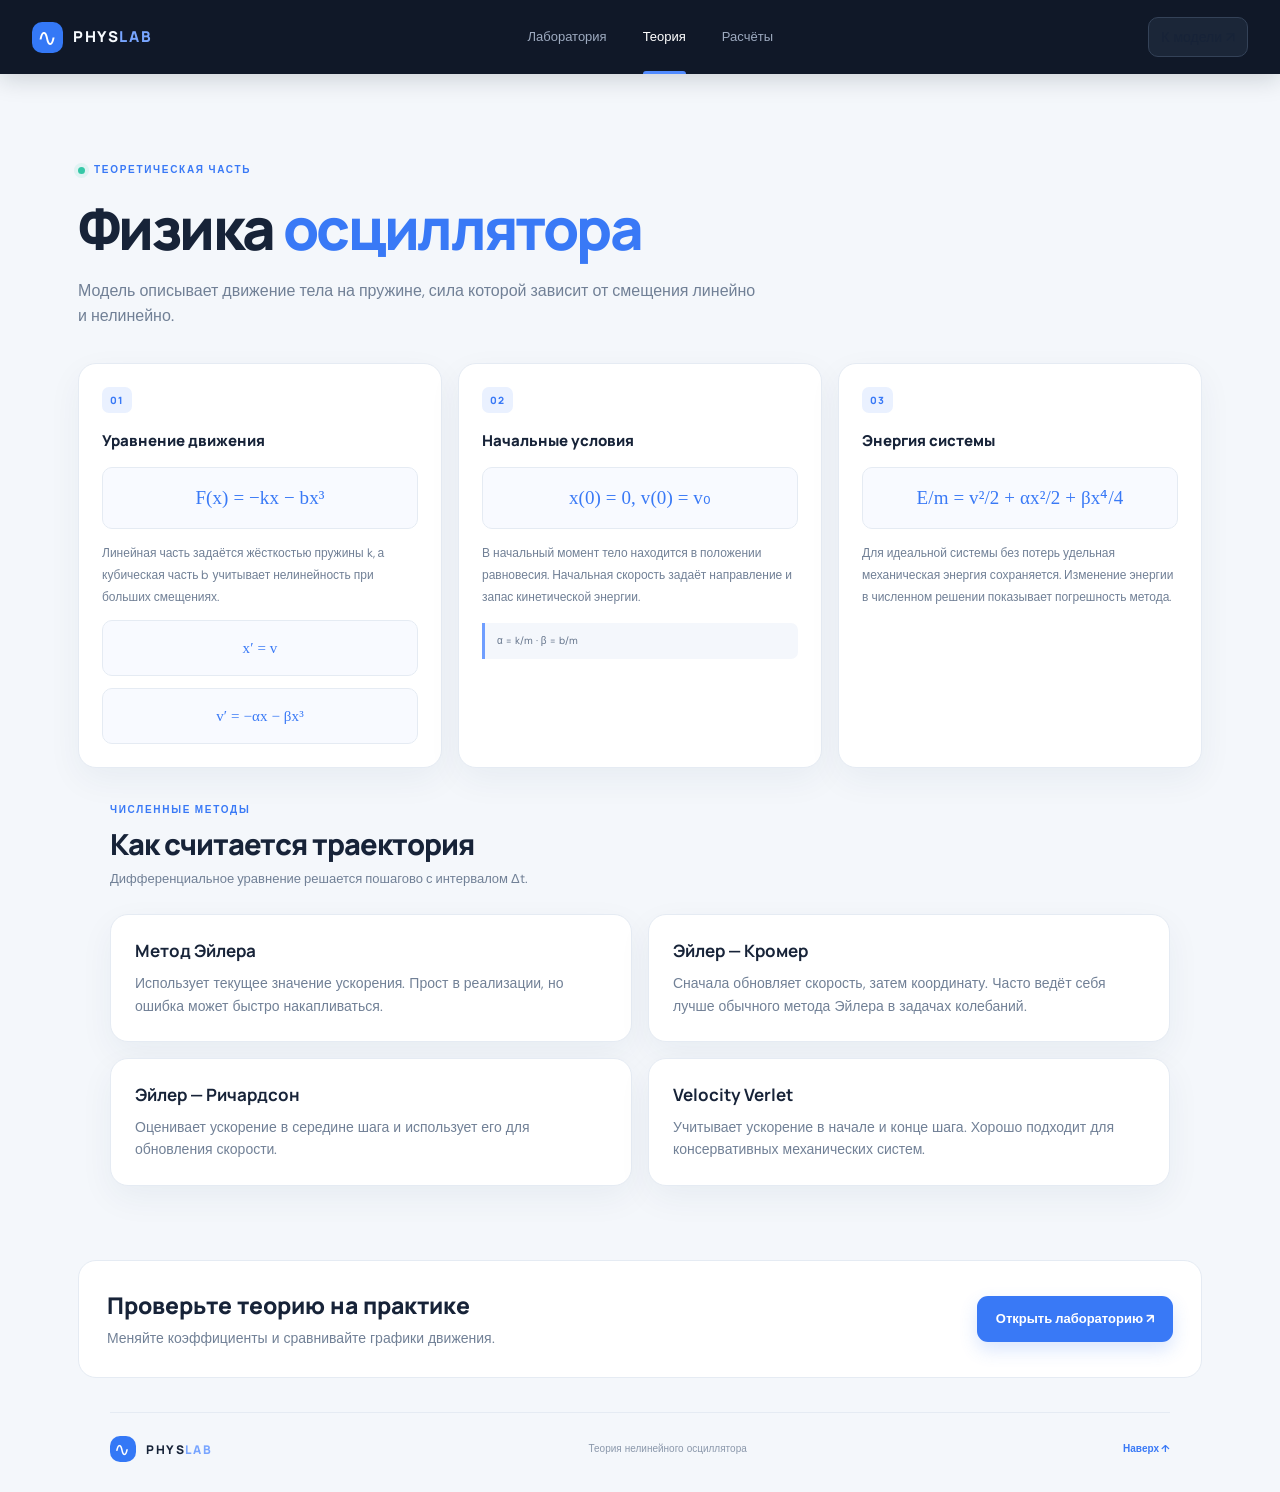
<file: theory.html>
<!doctype html>
<html lang="ru"><head><meta charset="utf-8"><meta name="viewport" content="width=device-width, initial-scale=1"><title>Теория — PHYS LAB</title><link rel="stylesheet" href="css/style.css"></head>
<body><header class="topbar"><a class="brand" href="index.html"><span class="brand-mark">∿</span><span>PHYS<span class="brand-light">LAB</span></span></a><nav class="main-nav"><a href="index.html">Лаборатория</a><a class="active" href="theory.html">Теория</a><a href="calculations.html">Расчёты</a></nav><a class="theme-toggle simple-link" href="index.html#lab">К модели ↗</a></header>
<main class="page-main"><section class="page-hero"><div class="eyebrow"><span class="eyebrow-dot"></span> ТЕОРЕТИЧЕСКАЯ ЧАСТЬ</div><h1>Физика <span>осциллятора</span></h1><p>Модель описывает движение тела на пружине, сила которой зависит от смещения линейно и нелинейно.</p></section>
<section class="theory-grid page-cards">
<article class="theory-card"><span class="theory-number">01</span><h3>Уравнение движения</h3><div class="equation">F(x) = −kx − bx³</div><p>Линейная часть задаётся жёсткостью пружины k, а кубическая часть b учитывает нелинейность при больших смещениях.</p><div class="equation secondary">x′ = v</div><div class="equation secondary">v′ = −αx − βx³</div></article>
<article class="theory-card"><span class="theory-number">02</span><h3>Начальные условия</h3><div class="equation">x(0) = 0, v(0) = v₀</div><p>В начальный момент тело находится в положении равновесия. Начальная скорость задаёт направление и запас кинетической энергии.</p><div class="small-callout">α = k/m · β = b/m</div></article>
<article class="theory-card"><span class="theory-number">03</span><h3>Энергия системы</h3><div class="equation">E/m = v²/2 + αx²/2 + βx⁴/4</div><p>Для идеальной системы без потерь удельная механическая энергия сохраняется. Изменение энергии в численном решении показывает погрешность метода.</p></article>
</section>
<section class="section-block"><div class="section-heading"><div><div class="section-kicker">ЧИСЛЕННЫЕ МЕТОДЫ</div><h2>Как считается траектория</h2><p>Дифференциальное уравнение решается пошагово с интервалом Δt.</p></div></div>
<div class="info-list">
<article class="info-card"><h3>Метод Эйлера</h3><p>Использует текущее значение ускорения. Прост в реализации, но ошибка может быстро накапливаться.</p></article>
<article class="info-card"><h3>Эйлер — Кромер</h3><p>Сначала обновляет скорость, затем координату. Часто ведёт себя лучше обычного метода Эйлера в задачах колебаний.</p></article>
<article class="info-card"><h3>Эйлер — Ричардсон</h3><p>Оценивает ускорение в середине шага и использует его для обновления скорости.</p></article>
<article class="info-card"><h3>Velocity Verlet</h3><p>Учитывает ускорение в начале и конце шага. Хорошо подходит для консервативных механических систем.</p></article>
</div></section><div class="page-cta"><div><h2>Проверьте теорию на практике</h2><p>Меняйте коэффициенты и сравнивайте графики движения.</p></div><a class="primary-link" href="index.html#lab">Открыть лабораторию ↗</a></div>
<footer class="footer"><a class="brand footer-brand" href="index.html"><span class="brand-mark">∿</span><span>PHYS<span class="brand-light">LAB</span></span></a><span>Теория нелинейного осциллятора</span><a href="#top">Наверх ↑</a></footer></main></body></html>
</file>
<file: css/style.css>
@import url('https://fonts.googleapis.com/css2?family=DM+Sans:wght@400;500;600;700&family=Manrope:wght@400;500;600;700;800&display=swap');
:root{--bg:#f4f7fb;--surface:#fff;--surface-2:#f8faff;--ink:#172338;--muted:#718096;--line:#e5ebf3;--navy:#101828;--blue:#3979f6;--blue-soft:#eaf1ff;--violet:#8b6df0;--mint:#29b99b;--amber:#edaa3c;--shadow:0 12px 34px rgba(26,46,82,.055);--radius:18px;--font:'DM Sans',Arial,sans-serif;--display:'Manrope','DM Sans',Arial,sans-serif}
*{box-sizing:border-box}html{scroll-behavior:smooth;scroll-padding-top:90px}body{margin:0;background:var(--bg);color:var(--ink);font-family:var(--font);font-size:14px;line-height:1.6;-webkit-font-smoothing:antialiased}button,input,select{font:inherit}button,a{-webkit-tap-highlight-color:transparent}a{color:inherit;text-decoration:none}.topbar{height:74px;background:var(--navy);color:#f8fbff;display:flex;align-items:center;justify-content:space-between;padding:0 max(calc((100vw - 1240px)/2),32px);position:sticky;top:0;z-index:10;box-shadow:0 5px 24px #0c15262b}.brand{display:inline-flex;align-items:center;gap:10px;font-family:var(--display);font-size:15px;font-weight:800;letter-spacing:1.6px}.brand-mark{display:grid;place-items:center;width:31px;height:31px;border-radius:10px;background:#3478f6;color:white;font-size:24px;line-height:1;font-weight:500}.brand-light{color:#78a5ff}.main-nav{display:flex;align-items:center;gap:36px;height:100%;color:#9eabc0;font-size:13px}.main-nav a{height:100%;display:flex;align-items:center;position:relative;transition:color .2s}.main-nav a:hover,.main-nav a.active{color:white}.main-nav a.active:after{content:'';position:absolute;bottom:0;left:0;right:0;height:3px;border-radius:3px 3px 0 0;background:#528bff}.theme-toggle{display:flex;gap:8px;align-items:center;border:1px solid #344258;background:#1b2638;color:#d7e0ef;padding:8px 12px;border-radius:10px;cursor:pointer}.theme-toggle span:first-child{font-size:16px}.hero{max-width:1240px;margin:0 auto;padding:64px 0 52px;display:grid;grid-template-columns:1fr 1fr;align-items:center;gap:48px}.eyebrow,.section-kicker{font-size:10px;font-weight:700;letter-spacing:1.7px;color:var(--blue)}.eyebrow{display:flex;align-items:center;gap:9px;margin-bottom:18px}.eyebrow-dot,.pulse-dot{display:inline-block;width:7px;height:7px;border-radius:50%;background:#35c8a7;box-shadow:0 0 0 4px #35c8a71a}.hero h1{font-family:var(--display);font-size:clamp(42px,5vw,63px);line-height:1.08;letter-spacing:-2.8px;margin:0 0 22px;font-weight:800}.hero h1 span{color:var(--blue)}.hero-description{max-width:520px;font-size:15px;line-height:1.9;color:var(--muted);margin:0 0 28px}.primary-link{display:inline-flex;align-items:center;gap:20px;background:var(--blue);color:white;padding:13px 19px;border-radius:11px;font-weight:700;font-size:13px;box-shadow:0 8px 18px #3979f630;transition:transform .2s,box-shadow .2s}.primary-link:hover{transform:translateY(-2px);box-shadow:0 12px 22px #3979f644}.primary-link span{font-size:18px}.hero-visual{height:300px;border-radius:24px;position:relative;overflow:hidden;background:radial-gradient(ellipse at 60% 35%,#263f67 0,#172943 46%,#101b2d 100%);box-shadow:0 22px 45px #14223b20}.hero-visual:before{content:'';position:absolute;inset:0;background-image:linear-gradient(#ffffff08 1px,transparent 1px),linear-gradient(90deg,#ffffff08 1px,transparent 1px);background-size:26px 26px;mask-image:linear-gradient(90deg,transparent,#000)}.visual-orbit{position:absolute;border:1px solid #9fc7ff20;border-radius:50%;transform:rotate(-25deg)}.orbit-one{width:390px;height:210px;right:-50px;top:28px}.orbit-two{width:300px;height:160px;right:-5px;top:54px}.spring-art{position:absolute;inset:32px 0 28px;width:100%;height:230px;filter:drop-shadow(0 14px 20px #050c1c66)}.formula-chip{position:absolute;z-index:2;background:#213652d9;color:#d9eaff;border:1px solid #7ba5e944;border-radius:9px;padding:7px 11px;font-size:11px;letter-spacing:.3px;box-shadow:0 5px 15px #0002}.chip-a{top:28px;left:25px}.chip-b{right:28px;bottom:62px}.visual-caption{position:absolute;bottom:18px;left:25px;right:25px;display:flex;align-items:center;gap:9px;font-size:9px;letter-spacing:1.4px;color:#9db4d3}.caption-line{height:1px;background:#7c93b34c;flex:1}.metrics{max-width:1240px;margin:0 auto 66px;display:grid;grid-template-columns:repeat(4,1fr);gap:16px}.metric-card{background:var(--surface);border:1px solid var(--line);border-radius:15px;padding:20px 18px;display:flex;align-items:center;gap:14px;box-shadow:var(--shadow);min-width:0}.metric-icon{flex:0 0 42px;height:42px;display:grid;place-items:center;border-radius:13px;font-size:23px;font-weight:500}.metric-icon.blue{background:#eaf1ff;color:#3979f6}.metric-icon.violet{background:#f0ebff;color:#8b6df0}.metric-icon.mint{background:#e4f8f3;color:#22a889}.metric-icon.amber{background:#fff4df;color:#d79425}.metric-label{display:block;color:var(--muted);font-size:11px;margin-bottom:2px}.metric-card strong{display:block;font-family:var(--display);font-size:24px;letter-spacing:-.8px;line-height:1.35;font-weight:800}.metric-card small{font-size:10px;color:#9aa6b8}.section-block{max-width:1240px;margin:0 auto 74px}.section-heading{display:flex;justify-content:space-between;align-items:flex-end;margin-bottom:24px;gap:20px}.section-kicker{margin-bottom:8px}.section-heading h2{font-family:var(--display);font-size:29px;letter-spacing:-1px;line-height:1.25;margin:0 0 7px;font-weight:800}.section-heading p{margin:0;color:var(--muted);font-size:13px}.status-pill{background:#e9f8f3;color:#208c76;font-size:11px;font-weight:700;padding:8px 12px;border-radius:9px;display:flex;align-items:center;gap:8px}.lab-grid{display:grid;grid-template-columns:300px 1fr;gap:22px;align-items:start}.panel,.chart-card,.theory-card,.table-panel{background:var(--surface);border:1px solid var(--line);border-radius:var(--radius);box-shadow:var(--shadow)}.control-panel{padding:22px;position:sticky;top:94px}.panel-heading{display:flex;gap:12px;align-items:center;margin-bottom:23px}.panel-icon{width:38px;height:38px;display:grid;place-items:center;border-radius:11px;background:var(--blue-soft);color:var(--blue);font-size:18px}.panel-heading h3,.chart-toolbar h3{margin:0;font-family:var(--display);font-size:15px;font-weight:800}.panel-heading p,.chart-toolbar p{margin:2px 0 0;font-size:11px;color:var(--muted)}.field{display:block;margin-bottom:15px}.field>span{display:flex;gap:5px;align-items:center;font-size:11px;font-weight:700;color:#4c5b70;margin-bottom:7px}.field i{font-family:Georgia,serif;font-size:13px;color:var(--blue)}.input-wrap{display:flex;align-items:center;height:41px;border:1px solid #e0e7f0;border-radius:9px;background:var(--surface-2);overflow:hidden;transition:border .2s,box-shadow .2s}.input-wrap:focus-within{border-color:#77a3ff;box-shadow:0 0 0 3px #3979f615}.input-wrap input{width:100%;min-width:0;border:0;outline:0;background:transparent;padding:0 11px;color:var(--ink);font-size:13px;font-weight:600}.unit{font-size:10px;color:#9aa6b8;padding:0 10px;white-space:nowrap}.field-row{display:grid;grid-template-columns:1fr 1fr;gap:10px}.select-wrap{position:relative}select{width:100%;height:41px;border:1px solid #e0e7f0;border-radius:9px;background:var(--surface-2);color:var(--ink);padding:0 10px;outline:0;font-size:12px;font-weight:600}select:focus{border-color:#77a3ff}.method-note{font-size:10px;line-height:1.5;color:#7c8ba1;background:#f4f7fc;padding:9px 10px;border-radius:8px;margin-top:-5px;margin-bottom:18px}.form-error{font-size:11px;color:#bd3b48;background:#fff0f1;border:1px solid #ffd6d9;border-radius:8px;padding:9px;margin-bottom:12px}.button-row{display:grid;grid-template-columns:1fr 42px;gap:9px}.run-button,.reset-button{height:43px;border:0;border-radius:10px;cursor:pointer;font-weight:700;transition:transform .15s,filter .15s}.run-button{background:var(--blue);color:#fff;box-shadow:0 6px 14px #3979f62a}.run-button span{font-size:11px;margin-right:7px}.reset-button{background:var(--blue-soft);color:var(--blue);font-size:21px}.run-button:hover,.reset-button:hover{filter:brightness(.97);transform:translateY(-1px)}.preset-row{border-top:1px solid var(--line);padding-top:15px;margin-top:18px;display:flex;align-items:center;flex-wrap:wrap;gap:7px}.preset-row>span{width:100%;font-size:10px;color:#99a5b5;margin-bottom:1px}.preset{border:1px solid var(--line);background:var(--surface);color:#64738a;border-radius:7px;padding:6px 9px;font-size:10px;cursor:pointer}.preset:hover{border-color:#a6c2ff;color:var(--blue)}.charts-area{min-width:0}.chart-toolbar{display:flex;justify-content:space-between;align-items:center;margin:0 0 15px;gap:12px}.export-button{border:1px solid #dce5f2;background:var(--surface);color:#52647d;border-radius:9px;padding:9px 12px;font-size:11px;font-weight:700;cursor:pointer;white-space:nowrap}.export-button:hover{color:var(--blue);border-color:#b4cbff}.chart-grid{display:grid;grid-template-columns:1fr 1fr;gap:16px}.chart-card{padding:17px 17px 11px;min-width:0}.chart-title{display:flex;justify-content:space-between;align-items:flex-start;margin-bottom:8px}.chart-title h4{margin:0;font-size:12px;font-weight:800}.chart-title h4 i{font-family:Georgia,serif;color:var(--blue);font-size:14px}.chart-title span:not(.chart-dot){font-size:10px;color:#9aa6b8}.chart-dot{width:8px;height:8px;border-radius:50%;margin-top:6px}.blue-dot{background:var(--blue)}.violet-dot{background:var(--violet)}.mint-dot{background:var(--mint)}.amber-dot{background:var(--amber)}canvas{display:block;width:100%;height:190px;max-width:100%}.theory-section{margin-top:4px}.theory-grid{display:grid;grid-template-columns:repeat(3,1fr);gap:16px}.theory-card{padding:23px;position:relative;overflow:hidden}.theory-number{font-family:var(--display);font-size:10px;font-weight:800;letter-spacing:1px;color:var(--blue);background:var(--blue-soft);border-radius:7px;padding:5px 8px;display:inline-block;margin-bottom:16px}.theory-card h3{font-family:var(--display);font-size:15px;margin:0 0 14px;font-weight:800}.equation{background:var(--surface-2);border:1px solid var(--line);border-radius:10px;text-align:center;padding:15px 8px;font-family:Georgia,'Times New Roman',serif;font-size:19px;letter-spacing:.1px;color:var(--blue);white-space:normal}.equation.secondary{font-size:15px;margin-top:12px}.theory-card p{color:var(--muted);font-size:12px;line-height:1.8;margin:14px 0 0}.small-callout{margin-top:15px;padding:10px 12px;border-left:3px solid #6f9eff;background:#f4f7fc;border-radius:0 7px 7px 0;color:#64748b;font-size:10px;line-height:1.6}.methods-strip{display:flex;gap:16px;align-items:flex-start;background:#eaf1ff;border:1px solid #dbe7ff;border-radius:14px;padding:20px 23px;margin-top:17px}.methods-strip-icon{flex:0 0 39px;height:39px;display:grid;place-items:center;background:#d7e5ff;color:#3979f6;border-radius:11px;font-size:21px}.methods-strip strong{font-family:var(--display);font-size:13px}.methods-strip p{margin:4px 0 0;color:#667b9d;font-size:12px;line-height:1.8}.table-meta{font-size:11px;color:#8290a4;background:var(--surface);border:1px solid var(--line);border-radius:8px;padding:7px 11px}.table-panel{overflow:hidden}.table-scroll{overflow:auto}table{width:100%;border-collapse:collapse;white-space:nowrap;font-size:12px}thead{background:var(--surface-2)}th{text-align:left;padding:14px 17px;color:#8190a5;font-size:10px;font-weight:700;letter-spacing:.4px;border-bottom:1px solid var(--line)}td{padding:12px 17px;border-bottom:1px solid var(--line);color:#4b5b72;font-variant-numeric:tabular-nums}tbody tr:hover{background:var(--surface-2)}tbody tr:last-child td{border-bottom:0}td:first-child{color:#9ba8ba}.empty-state{text-align:center;padding:35px;color:#98a5b7}.table-footer{display:flex;justify-content:space-between;align-items:center;padding:12px 17px;border-top:1px solid var(--line);background:var(--surface-2);font-size:10px;color:#8c9aaf}.text-button{border:0;background:transparent;color:var(--blue);font-size:10px;font-weight:700;cursor:pointer}.footer{max-width:1240px;margin:0 auto;padding:23px 0 30px;border-top:1px solid var(--line);display:flex;align-items:center;justify-content:space-between;gap:20px;color:#8b98ab;font-size:10px}.footer-brand{color:var(--ink);font-size:12px}.footer-brand .brand-mark{width:26px;height:26px;font-size:19px}.footer>a:last-child{color:var(--blue);font-weight:700}
body.dark{--bg:#0c1220;--surface:#141d2d;--surface-2:#101827;--ink:#e6edf7;--muted:#96a5bb;--line:#263449;--shadow:0 12px 34px #0002}body.dark .metric-card,body.dark .panel,body.dark .chart-card,body.dark .theory-card,body.dark .table-panel{border-color:#263449}body.dark .field>span{color:#b5c1d2}body.dark .input-wrap,body.dark select{border-color:#2c3b52}body.dark .unit,body.dark .metric-card small{color:#8798b0}body.dark .method-note,body.dark .small-callout{background:#1a2638;color:#9eafc7;border-color:#2b3c53}body.dark .methods-strip{background:#17263d;border-color:#293f60}body.dark .methods-strip p{color:#a6bad9}body.dark .methods-strip-icon{background:#22395d}body.dark .status-pill{background:#16392f;color:#69d6b9}body.dark .preset{background:#182336;border-color:#2c3b52;color:#aab8cc}body.dark .export-button{background:#182336;border-color:#2c3b52;color:#aab8cc}body.dark th{color:#91a2ba}body.dark td{color:#b6c4d8}body.dark .table-meta{background:#182336;border-color:#2c3b52}body.dark .equation{background:#101827;border-color:#2c3b52}body.dark .metric-icon.blue{background:#1a2d4d}body.dark .metric-icon.violet{background:#2a2346}body.dark .metric-icon.mint{background:#15382f}body.dark .metric-icon.amber{background:#3b2f1b}body.dark .theory-number{background:#1a2d4d}body.dark .brand-light{color:#83aaff}
@media(max-width:1320px){.hero,.metrics,.section-block,.footer{margin-left:32px;margin-right:32px}.topbar{padding-left:32px;padding-right:32px}}@media(max-width:1000px){.hero{gap:25px;padding-top:48px}.hero-visual{height:260px}.spring-art{top:20px}.metrics{grid-template-columns:repeat(2,1fr)}.lab-grid{grid-template-columns:260px 1fr;gap:15px}.control-panel{padding:17px}.chart-grid{gap:12px}.chart-card{padding:13px 12px 8px}.theory-card{padding:18px}.equation{font-size:16px}}@media(max-width:760px){.topbar{height:64px;padding:0 18px}.main-nav{gap:14px;font-size:11px}.main-nav a:nth-child(3){display:none}.theme-label{display:none}.theme-toggle{padding:7px 9px}.hero,.metrics,.section-block,.footer{margin-left:18px;margin-right:18px}.hero{grid-template-columns:1fr;padding:42px 0 32px;gap:28px}.hero h1{font-size:47px}.hero-description{font-size:13px}.hero-visual{height:245px}.metrics{gap:10px;margin-bottom:52px}.metric-card{padding:14px 12px;gap:10px}.metric-icon{flex-basis:35px;height:35px;font-size:19px}.metric-card strong{font-size:21px}.metric-label{font-size:10px}.metric-card small{font-size:9px}.section-block{margin-bottom:55px}.section-heading h2{font-size:25px}.lab-grid{grid-template-columns:1fr}.control-panel{position:static}.chart-grid{grid-template-columns:1fr 1fr}.chart-card canvas{height:165px}.theory-grid{grid-template-columns:1fr}.theory-card{padding:21px}.theory-card p{font-size:13px}.equation{font-size:19px}.footer{flex-wrap:wrap}.footer>span{order:3;width:100%}}@media(max-width:480px){.brand{font-size:13px;gap:7px}.brand-mark{width:27px;height:27px;font-size:21px}.main-nav{gap:12px}.main-nav a{font-size:10px}.hero h1{font-size:42px;letter-spacing:-1.8px}.hero-visual{height:220px}.spring-art{height:195px;top:13px}.chip-a{top:15px;left:12px}.chip-b{right:13px;bottom:47px}.visual-caption{left:13px;right:13px;bottom:12px}.metrics{grid-template-columns:1fr 1fr}.metric-card{align-items:flex-start;flex-direction:column;gap:8px}.metric-card strong{font-size:20px}.section-heading{align-items:flex-start}.status-pill{display:none}.chart-toolbar{align-items:flex-start}.export-button{padding:8px}.export-button span{display:none}.chart-grid{grid-template-columns:1fr}.chart-card canvas{height:195px}.field-row{gap:8px}.table-footer{align-items:flex-start;gap:12px}.table-meta{white-space:nowrap}.methods-strip{padding:16px;gap:11px}}

/* Дополнительные страницы */
.page-main{max-width:1180px;margin:0 auto;padding:30px 28px 0}
.page-hero{padding:58px 0 34px;max-width:800px}
.page-hero h1{font:800 clamp(36px,5vw,58px)/1.1 var(--display);letter-spacing:-.045em;margin:18px 0}
.page-hero h1 span{color:var(--blue)}
.page-hero p{font-size:16px;max-width:680px;color:var(--muted);margin:0}
.page-cards{margin-bottom:34px}
.info-list{display:grid;grid-template-columns:repeat(2,minmax(0,1fr));gap:16px}
.info-card{background:var(--surface);border:1px solid var(--line);border-radius:var(--radius);padding:24px;box-shadow:var(--shadow)}
.info-card h3{font:700 17px var(--display);margin:0 0 10px}
.info-card p{color:var(--muted);margin:8px 0 0}
.info-card .equation{font-size:20px}
.page-cta{display:flex;align-items:center;justify-content:space-between;gap:24px;margin:34px 0;padding:28px;background:var(--surface);border:1px solid var(--line);border-radius:var(--radius)}
.page-cta h2{font:800 23px var(--display);margin:0 0 6px}
.page-cta p{margin:0;color:var(--muted)}
.page-cta .primary-link{white-space:nowrap}
.simple-link{display:inline-flex;align-items:center;text-decoration:none;color:var(--ink)}
.calculator-layout{display:grid;grid-template-columns:minmax(270px,.85fr) minmax(0,1.15fr);gap:20px;align-items:start}
.calc-panel{padding:24px}
.calc-panel .run-button{width:100%;justify-content:center;margin-top:8px}
.calc-results{display:grid;gap:14px}
.calc-results .metric-card{min-height:105px}
.calc-results .metric-card strong{font-size:25px}
@media(max-width:760px){.page-main{padding:16px 16px 0}.page-hero{padding:40px 0 26px}.info-list,.calculator-layout{grid-template-columns:1fr}.page-cta{align-items:flex-start;flex-direction:column}.main-nav{gap:12px}.main-nav a{font-size:12px}.simple-link{display:none}}
</file>
<file: oscillator_project/css/style.css>
@import url('https://fonts.googleapis.com/css2?family=DM+Sans:wght@400;500;600;700&family=Manrope:wght@400;500;600;700;800&display=swap');
:root{--bg:#f4f7fb;--surface:#fff;--surface-2:#f8faff;--ink:#172338;--muted:#718096;--line:#e5ebf3;--navy:#101828;--blue:#3979f6;--blue-soft:#eaf1ff;--violet:#8b6df0;--mint:#29b99b;--amber:#edaa3c;--shadow:0 12px 34px rgba(26,46,82,.055);--radius:18px;--font:'DM Sans',Arial,sans-serif;--display:'Manrope','DM Sans',Arial,sans-serif}
*{box-sizing:border-box}html{scroll-behavior:smooth;scroll-padding-top:90px}body{margin:0;background:var(--bg);color:var(--ink);font-family:var(--font);font-size:14px;line-height:1.6;-webkit-font-smoothing:antialiased}button,input,select{font:inherit}button,a{-webkit-tap-highlight-color:transparent}a{color:inherit;text-decoration:none}.topbar{height:74px;background:var(--navy);color:#f8fbff;display:flex;align-items:center;justify-content:space-between;padding:0 max(calc((100vw - 1240px)/2),32px);position:sticky;top:0;z-index:10;box-shadow:0 5px 24px #0c15262b}.brand{display:inline-flex;align-items:center;gap:10px;font-family:var(--display);font-size:15px;font-weight:800;letter-spacing:1.6px}.brand-mark{display:grid;place-items:center;width:31px;height:31px;border-radius:10px;background:#3478f6;color:white;font-size:24px;line-height:1;font-weight:500}.brand-light{color:#78a5ff}.main-nav{display:flex;align-items:center;gap:36px;height:100%;color:#9eabc0;font-size:13px}.main-nav a{height:100%;display:flex;align-items:center;position:relative;transition:color .2s}.main-nav a:hover,.main-nav a.active{color:white}.main-nav a.active:after{content:'';position:absolute;bottom:0;left:0;right:0;height:3px;border-radius:3px 3px 0 0;background:#528bff}.theme-toggle{display:flex;gap:8px;align-items:center;border:1px solid #344258;background:#1b2638;color:#d7e0ef;padding:8px 12px;border-radius:10px;cursor:pointer}.theme-toggle span:first-child{font-size:16px}.hero{max-width:1240px;margin:0 auto;padding:64px 0 52px;display:grid;grid-template-columns:1fr 1fr;align-items:center;gap:48px}.eyebrow,.section-kicker{font-size:10px;font-weight:700;letter-spacing:1.7px;color:var(--blue)}.eyebrow{display:flex;align-items:center;gap:9px;margin-bottom:18px}.eyebrow-dot,.pulse-dot{display:inline-block;width:7px;height:7px;border-radius:50%;background:#35c8a7;box-shadow:0 0 0 4px #35c8a71a}.hero h1{font-family:var(--display);font-size:clamp(42px,5vw,63px);line-height:1.08;letter-spacing:-2.8px;margin:0 0 22px;font-weight:800}.hero h1 span{color:var(--blue)}.hero-description{max-width:520px;font-size:15px;line-height:1.9;color:var(--muted);margin:0 0 28px}.primary-link{display:inline-flex;align-items:center;gap:20px;background:var(--blue);color:white;padding:13px 19px;border-radius:11px;font-weight:700;font-size:13px;box-shadow:0 8px 18px #3979f630;transition:transform .2s,box-shadow .2s}.primary-link:hover{transform:translateY(-2px);box-shadow:0 12px 22px #3979f644}.primary-link span{font-size:18px}.hero-visual{height:300px;border-radius:24px;position:relative;overflow:hidden;background:radial-gradient(ellipse at 60% 35%,#263f67 0,#172943 46%,#101b2d 100%);box-shadow:0 22px 45px #14223b20}.hero-visual:before{content:'';position:absolute;inset:0;background-image:linear-gradient(#ffffff08 1px,transparent 1px),linear-gradient(90deg,#ffffff08 1px,transparent 1px);background-size:26px 26px;mask-image:linear-gradient(90deg,transparent,#000)}.visual-orbit{position:absolute;border:1px solid #9fc7ff20;border-radius:50%;transform:rotate(-25deg)}.orbit-one{width:390px;height:210px;right:-50px;top:28px}.orbit-two{width:300px;height:160px;right:-5px;top:54px}.spring-art{position:absolute;inset:32px 0 28px;width:100%;height:230px;filter:drop-shadow(0 14px 20px #050c1c66)}.formula-chip{position:absolute;z-index:2;background:#213652d9;color:#d9eaff;border:1px solid #7ba5e944;border-radius:9px;padding:7px 11px;font-size:11px;letter-spacing:.3px;box-shadow:0 5px 15px #0002}.chip-a{top:28px;left:25px}.chip-b{right:28px;bottom:62px}.visual-caption{position:absolute;bottom:18px;left:25px;right:25px;display:flex;align-items:center;gap:9px;font-size:9px;letter-spacing:1.4px;color:#9db4d3}.caption-line{height:1px;background:#7c93b34c;flex:1}.metrics{max-width:1240px;margin:0 auto 66px;display:grid;grid-template-columns:repeat(4,1fr);gap:16px}.metric-card{background:var(--surface);border:1px solid var(--line);border-radius:15px;padding:20px 18px;display:flex;align-items:center;gap:14px;box-shadow:var(--shadow);min-width:0}.metric-icon{flex:0 0 42px;height:42px;display:grid;place-items:center;border-radius:13px;font-size:23px;font-weight:500}.metric-icon.blue{background:#eaf1ff;color:#3979f6}.metric-icon.violet{background:#f0ebff;color:#8b6df0}.metric-icon.mint{background:#e4f8f3;color:#22a889}.metric-icon.amber{background:#fff4df;color:#d79425}.metric-label{display:block;color:var(--muted);font-size:11px;margin-bottom:2px}.metric-card strong{display:block;font-family:var(--display);font-size:24px;letter-spacing:-.8px;line-height:1.35;font-weight:800}.metric-card small{font-size:10px;color:#9aa6b8}.section-block{max-width:1240px;margin:0 auto 74px}.section-heading{display:flex;justify-content:space-between;align-items:flex-end;margin-bottom:24px;gap:20px}.section-kicker{margin-bottom:8px}.section-heading h2{font-family:var(--display);font-size:29px;letter-spacing:-1px;line-height:1.25;margin:0 0 7px;font-weight:800}.section-heading p{margin:0;color:var(--muted);font-size:13px}.status-pill{background:#e9f8f3;color:#208c76;font-size:11px;font-weight:700;padding:8px 12px;border-radius:9px;display:flex;align-items:center;gap:8px}.lab-grid{display:grid;grid-template-columns:300px 1fr;gap:22px;align-items:start}.panel,.chart-card,.theory-card,.table-panel{background:var(--surface);border:1px solid var(--line);border-radius:var(--radius);box-shadow:var(--shadow)}.control-panel{padding:22px;position:sticky;top:94px}.panel-heading{display:flex;gap:12px;align-items:center;margin-bottom:23px}.panel-icon{width:38px;height:38px;display:grid;place-items:center;border-radius:11px;background:var(--blue-soft);color:var(--blue);font-size:18px}.panel-heading h3,.chart-toolbar h3{margin:0;font-family:var(--display);font-size:15px;font-weight:800}.panel-heading p,.chart-toolbar p{margin:2px 0 0;font-size:11px;color:var(--muted)}.field{display:block;margin-bottom:15px}.field>span{display:flex;gap:5px;align-items:center;font-size:11px;font-weight:700;color:#4c5b70;margin-bottom:7px}.field i{font-family:Georgia,serif;font-size:13px;color:var(--blue)}.input-wrap{display:flex;align-items:center;height:41px;border:1px solid #e0e7f0;border-radius:9px;background:var(--surface-2);overflow:hidden;transition:border .2s,box-shadow .2s}.input-wrap:focus-within{border-color:#77a3ff;box-shadow:0 0 0 3px #3979f615}.input-wrap input{width:100%;min-width:0;border:0;outline:0;background:transparent;padding:0 11px;color:var(--ink);font-size:13px;font-weight:600}.unit{font-size:10px;color:#9aa6b8;padding:0 10px;white-space:nowrap}.field-row{display:grid;grid-template-columns:1fr 1fr;gap:10px}.select-wrap{position:relative}select{width:100%;height:41px;border:1px solid #e0e7f0;border-radius:9px;background:var(--surface-2);color:var(--ink);padding:0 10px;outline:0;font-size:12px;font-weight:600}select:focus{border-color:#77a3ff}.method-note{font-size:10px;line-height:1.5;color:#7c8ba1;background:#f4f7fc;padding:9px 10px;border-radius:8px;margin-top:-5px;margin-bottom:18px}.form-error{font-size:11px;color:#bd3b48;background:#fff0f1;border:1px solid #ffd6d9;border-radius:8px;padding:9px;margin-bottom:12px}.button-row{display:grid;grid-template-columns:1fr 42px;gap:9px}.run-button,.reset-button{height:43px;border:0;border-radius:10px;cursor:pointer;font-weight:700;transition:transform .15s,filter .15s}.run-button{background:var(--blue);color:#fff;box-shadow:0 6px 14px #3979f62a}.run-button span{font-size:11px;margin-right:7px}.reset-button{background:var(--blue-soft);color:var(--blue);font-size:21px}.run-button:hover,.reset-button:hover{filter:brightness(.97);transform:translateY(-1px)}.preset-row{border-top:1px solid var(--line);padding-top:15px;margin-top:18px;display:flex;align-items:center;flex-wrap:wrap;gap:7px}.preset-row>span{width:100%;font-size:10px;color:#99a5b5;margin-bottom:1px}.preset{border:1px solid var(--line);background:var(--surface);color:#64738a;border-radius:7px;padding:6px 9px;font-size:10px;cursor:pointer}.preset:hover{border-color:#a6c2ff;color:var(--blue)}.charts-area{min-width:0}.chart-toolbar{display:flex;justify-content:space-between;align-items:center;margin:0 0 15px;gap:12px}.export-button{border:1px solid #dce5f2;background:var(--surface);color:#52647d;border-radius:9px;padding:9px 12px;font-size:11px;font-weight:700;cursor:pointer;white-space:nowrap}.export-button:hover{color:var(--blue);border-color:#b4cbff}.chart-grid{display:grid;grid-template-columns:1fr 1fr;gap:16px}.chart-card{padding:17px 17px 11px;min-width:0}.chart-title{display:flex;justify-content:space-between;align-items:flex-start;margin-bottom:8px}.chart-title h4{margin:0;font-size:12px;font-weight:800}.chart-title h4 i{font-family:Georgia,serif;color:var(--blue);font-size:14px}.chart-title span:not(.chart-dot){font-size:10px;color:#9aa6b8}.chart-dot{width:8px;height:8px;border-radius:50%;margin-top:6px}.blue-dot{background:var(--blue)}.violet-dot{background:var(--violet)}.mint-dot{background:var(--mint)}.amber-dot{background:var(--amber)}canvas{display:block;width:100%;height:190px;max-width:100%}.theory-section{margin-top:4px}.theory-grid{display:grid;grid-template-columns:repeat(3,1fr);gap:16px}.theory-card{padding:23px;position:relative;overflow:hidden}.theory-number{font-family:var(--display);font-size:10px;font-weight:800;letter-spacing:1px;color:var(--blue);background:var(--blue-soft);border-radius:7px;padding:5px 8px;display:inline-block;margin-bottom:16px}.theory-card h3{font-family:var(--display);font-size:15px;margin:0 0 14px;font-weight:800}.equation{background:var(--surface-2);border:1px solid var(--line);border-radius:10px;text-align:center;padding:15px 8px;font-family:Georgia,'Times New Roman',serif;font-size:19px;letter-spacing:.1px;color:var(--blue);white-space:normal}.equation.secondary{font-size:15px;margin-top:12px}.theory-card p{color:var(--muted);font-size:12px;line-height:1.8;margin:14px 0 0}.small-callout{margin-top:15px;padding:10px 12px;border-left:3px solid #6f9eff;background:#f4f7fc;border-radius:0 7px 7px 0;color:#64748b;font-size:10px;line-height:1.6}.methods-strip{display:flex;gap:16px;align-items:flex-start;background:#eaf1ff;border:1px solid #dbe7ff;border-radius:14px;padding:20px 23px;margin-top:17px}.methods-strip-icon{flex:0 0 39px;height:39px;display:grid;place-items:center;background:#d7e5ff;color:#3979f6;border-radius:11px;font-size:21px}.methods-strip strong{font-family:var(--display);font-size:13px}.methods-strip p{margin:4px 0 0;color:#667b9d;font-size:12px;line-height:1.8}.table-meta{font-size:11px;color:#8290a4;background:var(--surface);border:1px solid var(--line);border-radius:8px;padding:7px 11px}.table-panel{overflow:hidden}.table-scroll{overflow:auto}table{width:100%;border-collapse:collapse;white-space:nowrap;font-size:12px}thead{background:var(--surface-2)}th{text-align:left;padding:14px 17px;color:#8190a5;font-size:10px;font-weight:700;letter-spacing:.4px;border-bottom:1px solid var(--line)}td{padding:12px 17px;border-bottom:1px solid var(--line);color:#4b5b72;font-variant-numeric:tabular-nums}tbody tr:hover{background:var(--surface-2)}tbody tr:last-child td{border-bottom:0}td:first-child{color:#9ba8ba}.empty-state{text-align:center;padding:35px;color:#98a5b7}.table-footer{display:flex;justify-content:space-between;align-items:center;padding:12px 17px;border-top:1px solid var(--line);background:var(--surface-2);font-size:10px;color:#8c9aaf}.text-button{border:0;background:transparent;color:var(--blue);font-size:10px;font-weight:700;cursor:pointer}.footer{max-width:1240px;margin:0 auto;padding:23px 0 30px;border-top:1px solid var(--line);display:flex;align-items:center;justify-content:space-between;gap:20px;color:#8b98ab;font-size:10px}.footer-brand{color:var(--ink);font-size:12px}.footer-brand .brand-mark{width:26px;height:26px;font-size:19px}.footer>a:last-child{color:var(--blue);font-weight:700}
body.dark{--bg:#0c1220;--surface:#141d2d;--surface-2:#101827;--ink:#e6edf7;--muted:#96a5bb;--line:#263449;--shadow:0 12px 34px #0002}body.dark .metric-card,body.dark .panel,body.dark .chart-card,body.dark .theory-card,body.dark .table-panel{border-color:#263449}body.dark .field>span{color:#b5c1d2}body.dark .input-wrap,body.dark select{border-color:#2c3b52}body.dark .unit,body.dark .metric-card small{color:#8798b0}body.dark .method-note,body.dark .small-callout{background:#1a2638;color:#9eafc7;border-color:#2b3c53}body.dark .methods-strip{background:#17263d;border-color:#293f60}body.dark .methods-strip p{color:#a6bad9}body.dark .methods-strip-icon{background:#22395d}body.dark .status-pill{background:#16392f;color:#69d6b9}body.dark .preset{background:#182336;border-color:#2c3b52;color:#aab8cc}body.dark .export-button{background:#182336;border-color:#2c3b52;color:#aab8cc}body.dark th{color:#91a2ba}body.dark td{color:#b6c4d8}body.dark .table-meta{background:#182336;border-color:#2c3b52}body.dark .equation{background:#101827;border-color:#2c3b52}body.dark .metric-icon.blue{background:#1a2d4d}body.dark .metric-icon.violet{background:#2a2346}body.dark .metric-icon.mint{background:#15382f}body.dark .metric-icon.amber{background:#3b2f1b}body.dark .theory-number{background:#1a2d4d}body.dark .brand-light{color:#83aaff}
@media(max-width:1320px){.hero,.metrics,.section-block,.footer{margin-left:32px;margin-right:32px}.topbar{padding-left:32px;padding-right:32px}}@media(max-width:1000px){.hero{gap:25px;padding-top:48px}.hero-visual{height:260px}.spring-art{top:20px}.metrics{grid-template-columns:repeat(2,1fr)}.lab-grid{grid-template-columns:260px 1fr;gap:15px}.control-panel{padding:17px}.chart-grid{gap:12px}.chart-card{padding:13px 12px 8px}.theory-card{padding:18px}.equation{font-size:16px}}@media(max-width:760px){.topbar{height:64px;padding:0 18px}.main-nav{gap:14px;font-size:11px}.main-nav a:nth-child(3){display:none}.theme-label{display:none}.theme-toggle{padding:7px 9px}.hero,.metrics,.section-block,.footer{margin-left:18px;margin-right:18px}.hero{grid-template-columns:1fr;padding:42px 0 32px;gap:28px}.hero h1{font-size:47px}.hero-description{font-size:13px}.hero-visual{height:245px}.metrics{gap:10px;margin-bottom:52px}.metric-card{padding:14px 12px;gap:10px}.metric-icon{flex-basis:35px;height:35px;font-size:19px}.metric-card strong{font-size:21px}.metric-label{font-size:10px}.metric-card small{font-size:9px}.section-block{margin-bottom:55px}.section-heading h2{font-size:25px}.lab-grid{grid-template-columns:1fr}.control-panel{position:static}.chart-grid{grid-template-columns:1fr 1fr}.chart-card canvas{height:165px}.theory-grid{grid-template-columns:1fr}.theory-card{padding:21px}.theory-card p{font-size:13px}.equation{font-size:19px}.footer{flex-wrap:wrap}.footer>span{order:3;width:100%}}@media(max-width:480px){.brand{font-size:13px;gap:7px}.brand-mark{width:27px;height:27px;font-size:21px}.main-nav{gap:12px}.main-nav a{font-size:10px}.hero h1{font-size:42px;letter-spacing:-1.8px}.hero-visual{height:220px}.spring-art{height:195px;top:13px}.chip-a{top:15px;left:12px}.chip-b{right:13px;bottom:47px}.visual-caption{left:13px;right:13px;bottom:12px}.metrics{grid-template-columns:1fr 1fr}.metric-card{align-items:flex-start;flex-direction:column;gap:8px}.metric-card strong{font-size:20px}.section-heading{align-items:flex-start}.status-pill{display:none}.chart-toolbar{align-items:flex-start}.export-button{padding:8px}.export-button span{display:none}.chart-grid{grid-template-columns:1fr}.chart-card canvas{height:195px}.field-row{gap:8px}.table-footer{align-items:flex-start;gap:12px}.table-meta{white-space:nowrap}.methods-strip{padding:16px;gap:11px}}
</file>
